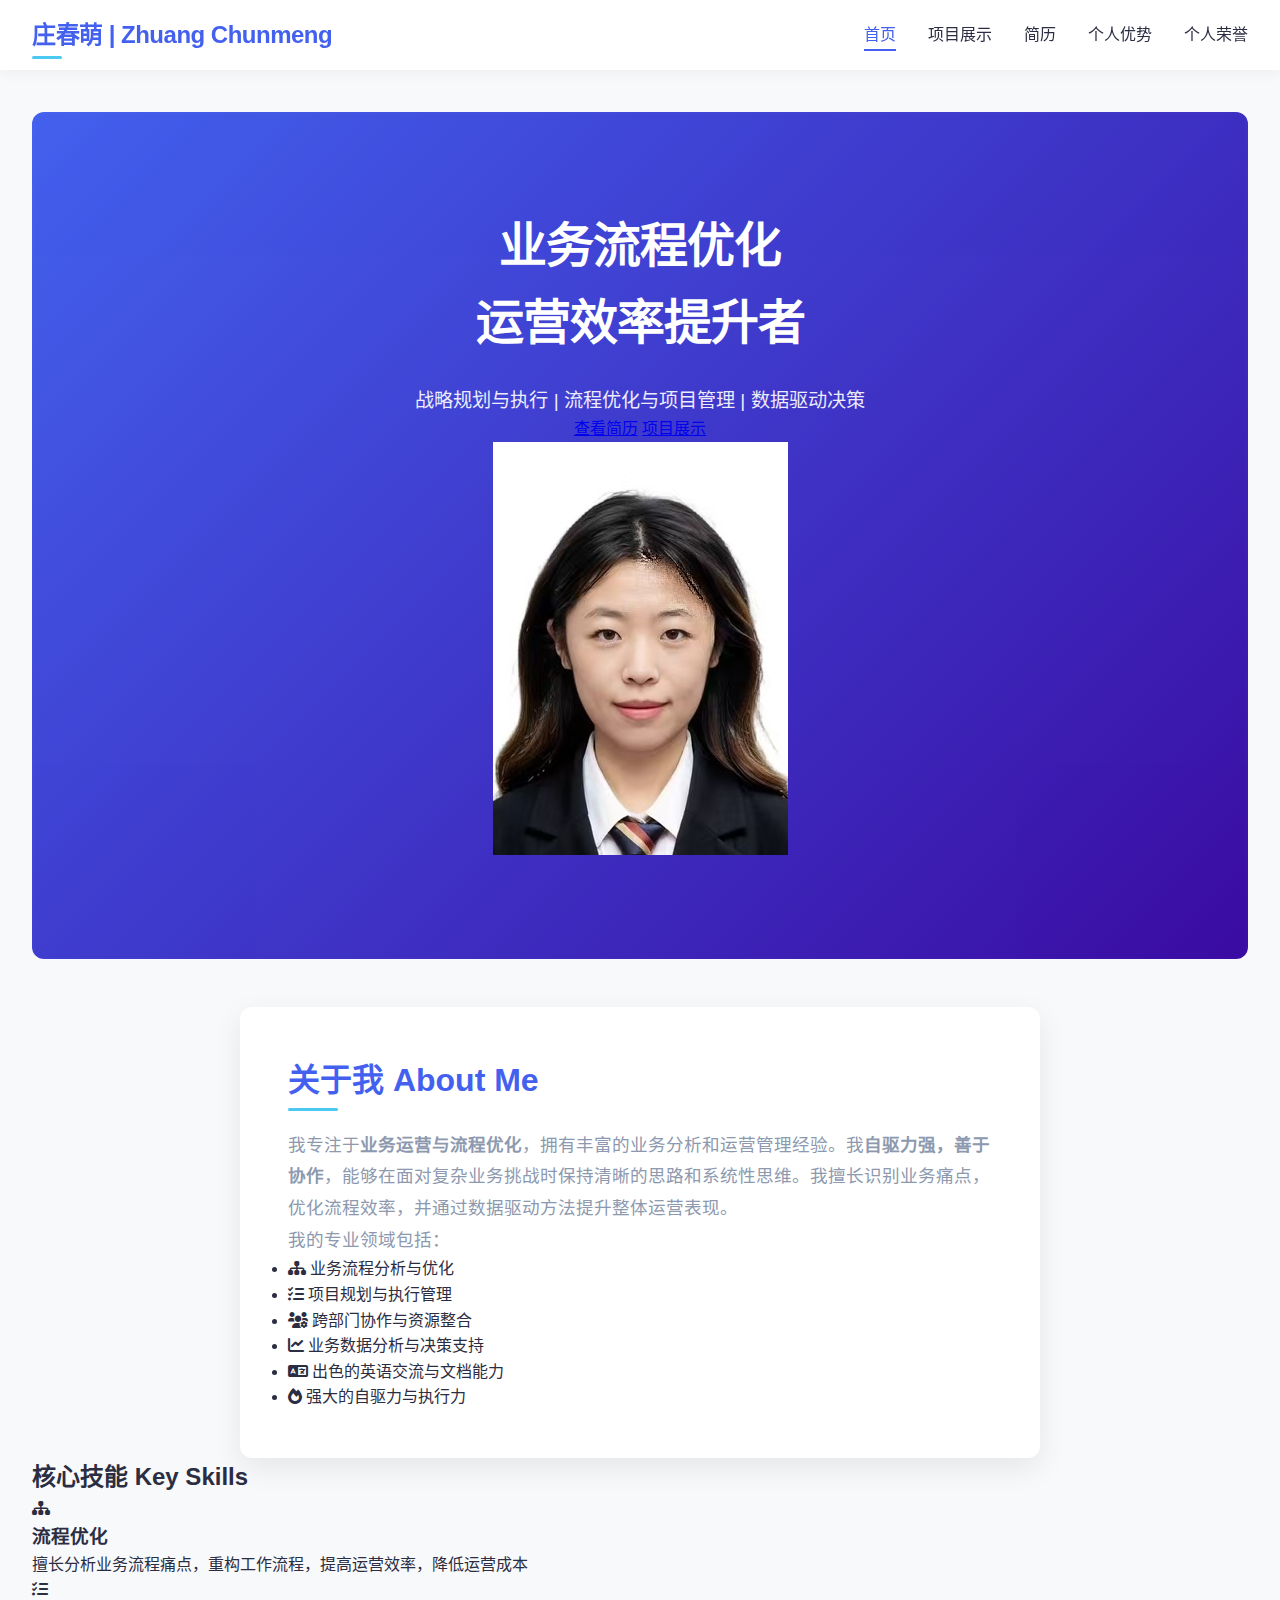
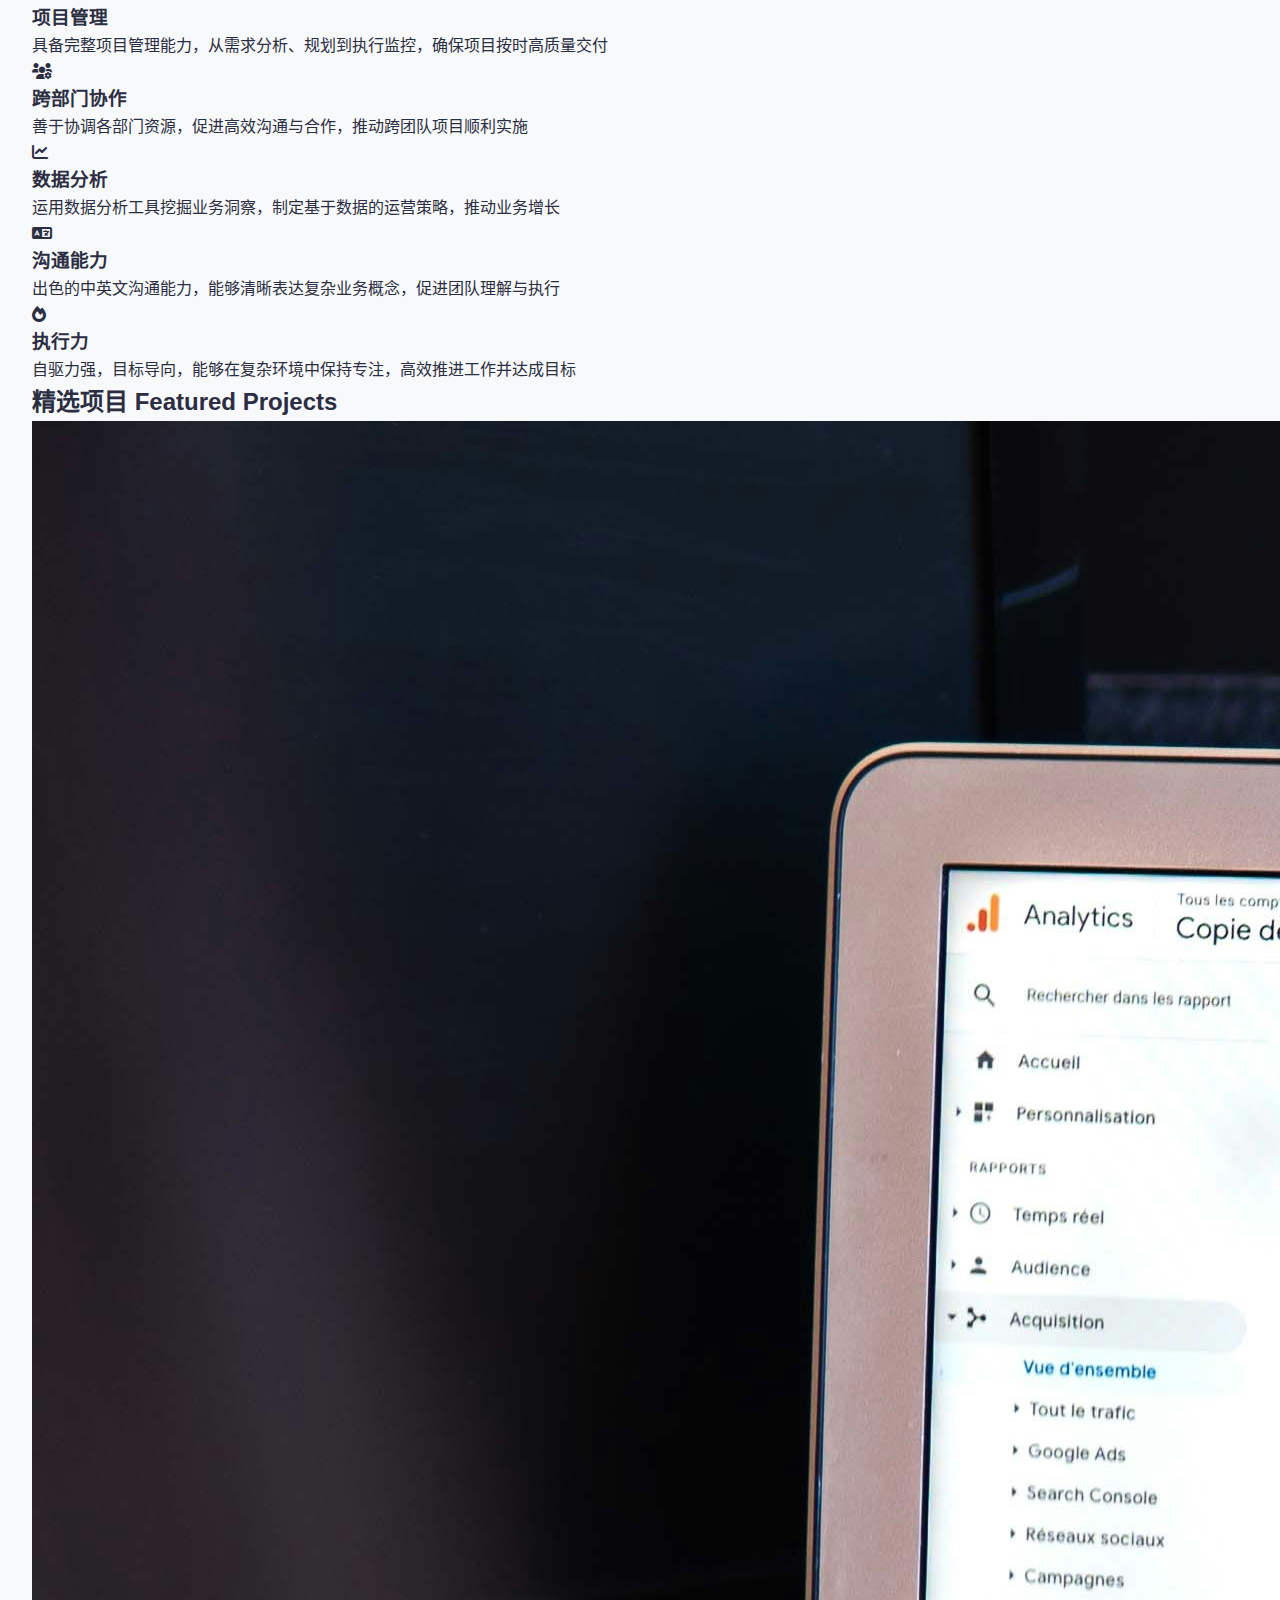
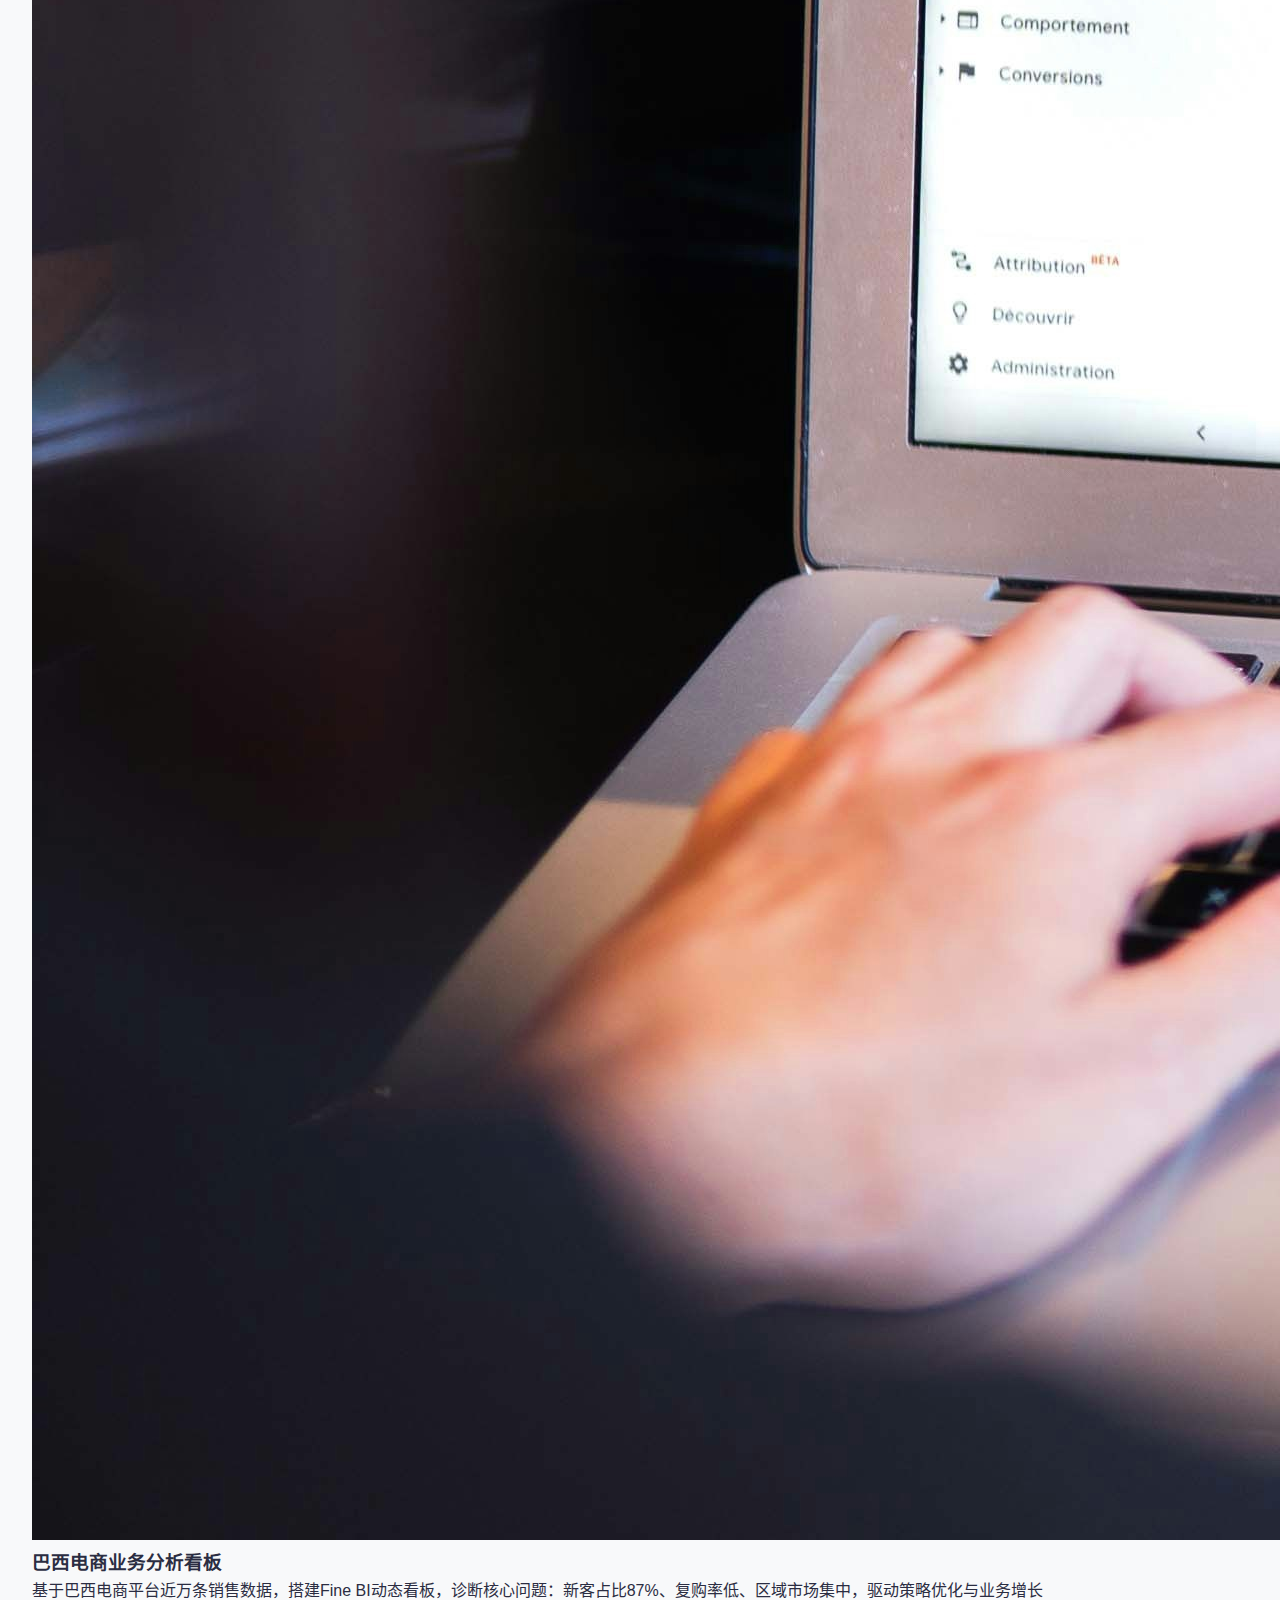
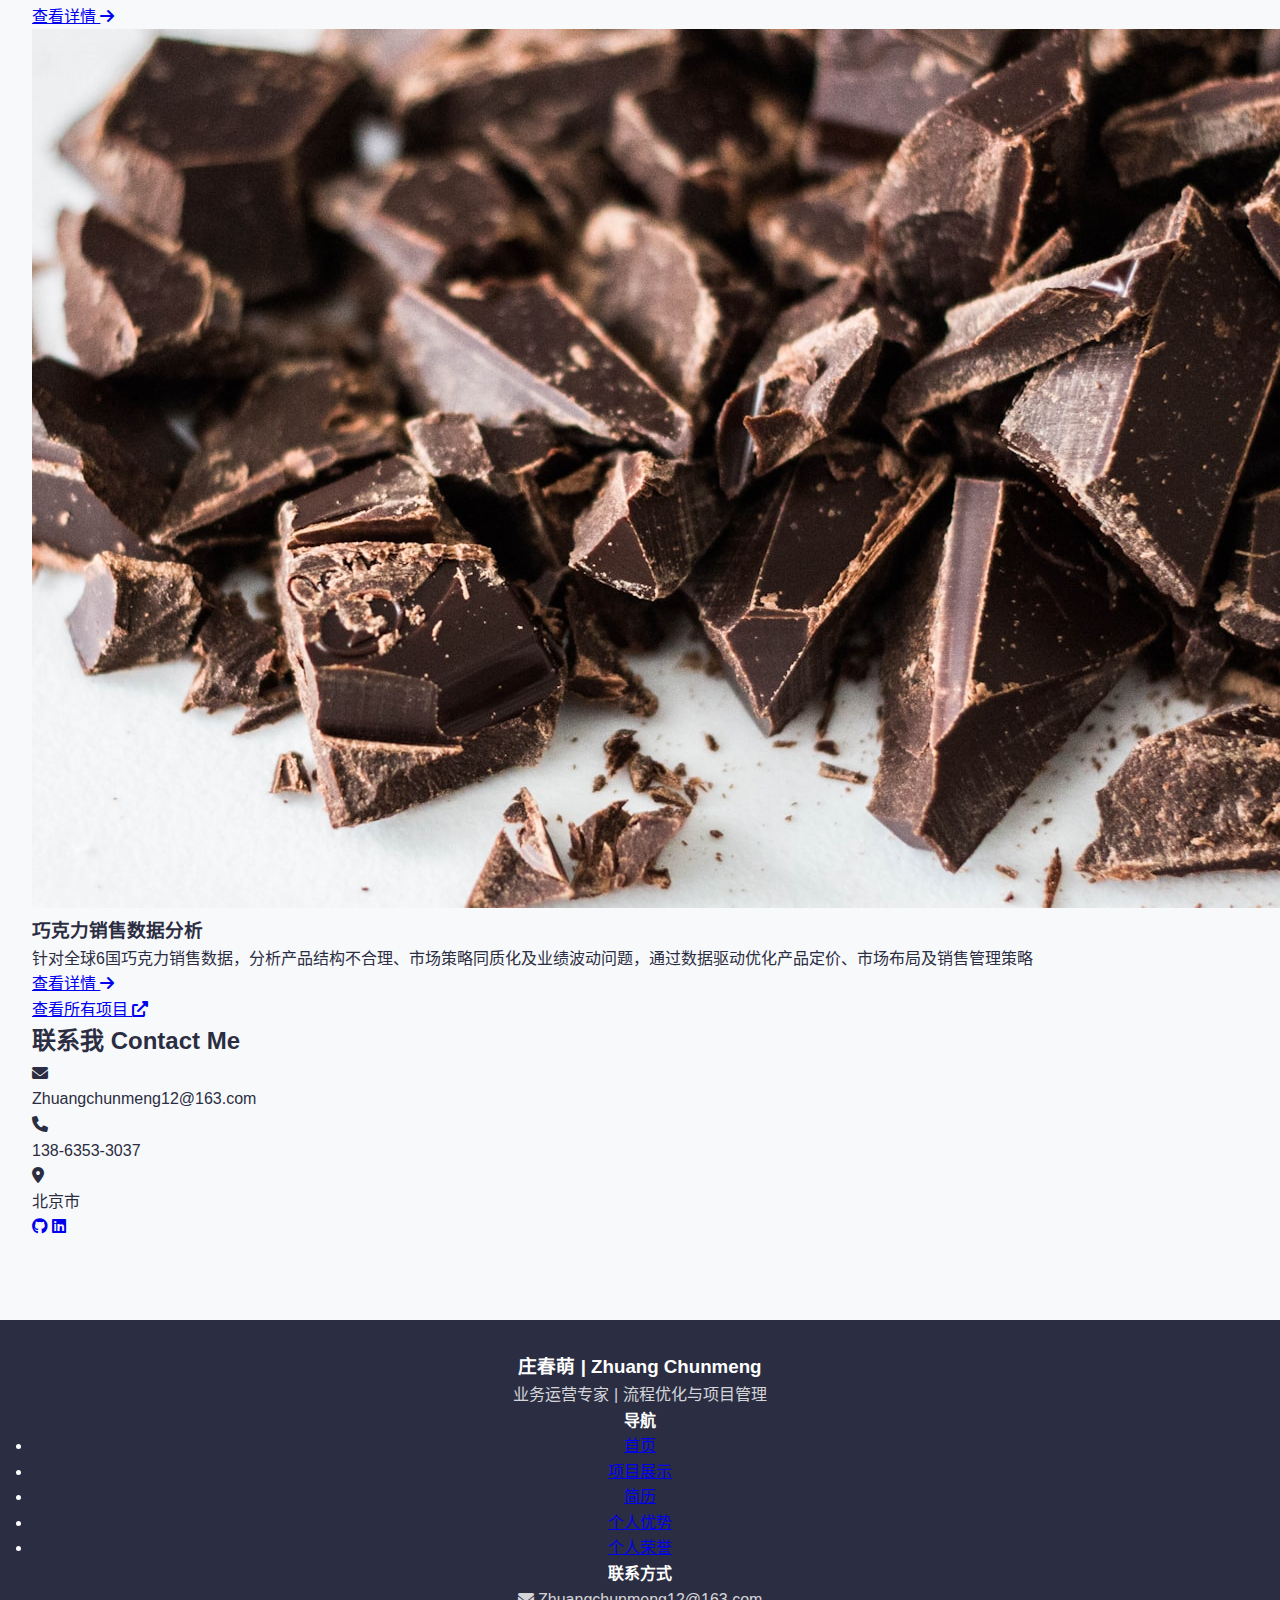
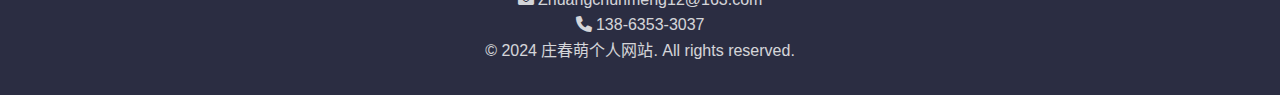
<file: index.html>
<!DOCTYPE html>
<html lang="zh-CN">
<head>
    <meta charset="UTF-8">
    <meta name="viewport" content="width=device-width, initial-scale=1.0">
    <meta name="description" content="庄春萌 - 业务运营专家的个人网站，展示业务战略规划、流程优化、项目管理和数据驱动决策能力">
    <meta name="keywords" content="业务运营, 战略规划, 流程优化, 项目管理, 数据分析, 跨部门协作">
    <title>庄春萌 - 业务运营专家</title>
    <link rel="stylesheet" href="css/style.css">
    <link rel="stylesheet" href="https://cdnjs.cloudflare.com/ajax/libs/font-awesome/6.0.0/css/all.min.css">
    <!-- Google tag (gtag.js) -->
    <script async src="https://www.googletagmanager.com/gtag/js?id=G-4CHXR06P5Q"></script>
    <script>
      window.dataLayer = window.dataLayer || [];
      function gtag(){dataLayer.push(arguments);}
      gtag('js', new Date());

      gtag('config', 'G-4CHXR06P5Q');
</script>
</head>
<body>
    <header>
        <nav class="navbar">
            <div class="logo">庄春萌 | Zhuang Chunmeng</div>
            <ul class="nav-links">
                <li><a href="index.html" class="active">首页</a></li>
                <li><a href="projects.html">项目展示</a></li>
                <li><a href="resume.html">简历</a></li>
                <li><a href="skills.html">个人优势</a></li>
                <li><a href="honors.html">个人荣誉</a></li>
            </ul>
        </nav>
    </header>

    <main>
        <section class="hero">
            <div class="hero-content">
                <h1>业务流程<span class="highlight">优化</span><br>运营效率<span class="highlight">提升者</span></h1>
                <p class="subtitle">战略规划与执行 | 流程优化与项目管理 | 数据驱动决策</p>
                <div class="hero-buttons">
                    <a href="resume.html" class="btn primary-btn">查看简历</a>
                    <a href="projects.html" class="btn secondary-btn">项目展示</a>
                </div>
            </div>
            <div class="hero-image">
                <img src="images/idphoto.jpg" alt="庄春萌个人照片" class="profile-image">
            </div>
        </section>

        <section class="introduction">
            <h2>关于我 <span class="accent">About Me</span></h2>
            <div class="about-content">
                <p class="about-text">我专注于<strong>业务运营与流程优化</strong>，拥有丰富的业务分析和运营管理经验。我<strong>自驱力强，善于协作</strong>，能够在面对复杂业务挑战时保持清晰的思路和系统性思维。我擅长识别业务痛点，优化流程效率，并通过数据驱动方法提升整体运营表现。</p>
                <p class="about-text">我的专业领域包括：</p>
                <ul class="expertise-list">
                    <li><i class="fas fa-sitemap"></i> 业务流程分析与优化</li>
                    <li><i class="fas fa-tasks"></i> 项目规划与执行管理</li>
                    <li><i class="fas fa-users-cog"></i> 跨部门协作与资源整合</li>
                    <li><i class="fas fa-chart-line"></i> 业务数据分析与决策支持</li>
                    <li><i class="fas fa-language"></i> 出色的英语交流与文档能力</li>
                    <li><i class="fas fa-fire"></i> 强大的自驱力与执行力</li>
                </ul>
            </div>
        </section>

        <section class="highlights">
            <h2>核心技能 <span class="accent">Key Skills</span></h2>
            <div class="skills-highlights">
                <div class="skill-highlight-card">
                    <i class="fas fa-sitemap"></i>
                    <h3>流程优化</h3>
                    <p>擅长分析业务流程痛点，重构工作流程，提高运营效率，降低运营成本</p>
                </div>
                <div class="skill-highlight-card">
                    <i class="fas fa-tasks"></i>
                    <h3>项目管理</h3>
                    <p>具备完整项目管理能力，从需求分析、规划到执行监控，确保项目按时高质量交付</p>
                </div>
                <div class="skill-highlight-card">
                    <i class="fas fa-users-cog"></i>
                    <h3>跨部门协作</h3>
                    <p>善于协调各部门资源，促进高效沟通与合作，推动跨团队项目顺利实施</p>
                </div>
                <div class="skill-highlight-card">
                    <i class="fas fa-chart-line"></i>
                    <h3>数据分析</h3>
                    <p>运用数据分析工具挖掘业务洞察，制定基于数据的运营策略，推动业务增长</p>
                </div>
                <div class="skill-highlight-card">
                    <i class="fas fa-language"></i>
                    <h3>沟通能力</h3>
                    <p>出色的中英文沟通能力，能够清晰表达复杂业务概念，促进团队理解与执行</p>
                </div>
                <div class="skill-highlight-card">
                    <i class="fas fa-fire"></i>
                    <h3>执行力</h3>
                    <p>自驱力强，目标导向，能够在复杂环境中保持专注，高效推进工作并达成目标</p>
                </div>
            </div>
        </section>

        <section class="featured-projects">
            <h2>精选项目 <span class="accent">Featured Projects</span></h2>
            <div class="project-cards">
                <div class="project-card-mini" onclick="window.location.href='https://pcdemo.finebi.com/webroot/decision/link/HG00'">
                    <div class="project-card-image">
                        <img src="images/ecommerce-dashboard.jpg" alt="巴西电商业务分析看板">
                    </div>
                    <div class="project-card-content">
                        <h3>巴西电商业务分析看板</h3>
                        <p>基于巴西电商平台近万条销售数据，搭建Fine BI动态看板，诊断核心问题：新客占比87%、复购率低、区域市场集中，驱动策略优化与业务增长</p>
                        <a href="https://pcdemo.finebi.com/webroot/decision/link/HG00" target="_blank" rel="noopener noreferrer" class="read-more">查看详情 <i class="fas fa-arrow-right"></i></a>
                    </div>
                </div>
                <div class="project-card-mini" onclick="window.location.href='https://www.kaggle.com/code/melodyzhuang/chocolatesales-analysis-da'">
                    <div class="project-card-image">
                        <img src="images/chocolate-sales.jpg" alt="巧克力销售数据分析">
                    </div>
                    <div class="project-card-content">
                        <h3>巧克力销售数据分析</h3>
                        <p>针对全球6国巧克力销售数据，分析产品结构不合理、市场策略同质化及业绩波动问题，通过数据驱动优化产品定价、市场布局及销售管理策略</p>
                        <a href="https://www.kaggle.com/code/melodyzhuang/chocolatesales-analysis-da" target="_blank" rel="noopener noreferrer" class="read-more">查看详情 <i class="fas fa-arrow-right"></i></a>
                    </div>
                </div>
            </div>
            <div class="view-all-projects">
                <a href="projects.html" class="btn outline-btn">查看所有项目 <i class="fas fa-external-link-alt"></i></a>
            </div>
        </section>

        <section class="contact-section">
            <h2>联系我 <span class="accent">Contact Me</span></h2>
            <div class="contact-container">
                <div class="contact-info">
                    <div class="contact-item">
                        <i class="fas fa-envelope"></i>
                        <p>Zhuangchunmeng12@163.com</p>
                    </div>
                    <div class="contact-item">
                        <i class="fas fa-phone"></i>
                        <p>138-6353-3037</p>
                    </div>
                    <div class="contact-item">
                        <i class="fas fa-map-marker-alt"></i>
                        <p>北京市</p>
                    </div>
                </div>
                <div class="social-links">
                    <a href="https://github.com/yourusername" target="_blank" rel="noopener noreferrer" class="social-link" title="GitHub个人主页"><i class="fab fa-github"></i></a>
                    <a href="https://linkedin.com/in/yourusername" target="_blank" rel="noopener noreferrer" class="social-link" title="LinkedIn个人主页"><i class="fab fa-linkedin"></i></a>
                </div>
            </div>
        </section>
    </main>

    <footer>
        <div class="footer-content">
            <div class="footer-logo">
                <h3>庄春萌 | Zhuang Chunmeng</h3>
                <p>业务运营专家 | 流程优化与项目管理</p>
            </div>
            <div class="footer-links">
                <div class="footer-nav">
                    <h4>导航</h4>
                    <ul>
                        <li><a href="index.html">首页</a></li>
                        <li><a href="projects.html">项目展示</a></li>
                        <li><a href="resume.html">简历</a></li>
                        <li><a href="skills.html">个人优势</a></li>
                        <li><a href="honors.html">个人荣誉</a></li>
                    </ul>
                </div>
                <div class="footer-contact">
                    <h4>联系方式</h4>
                    <p><i class="fas fa-envelope"></i> Zhuangchunmeng12@163.com</p>
                    <p><i class="fas fa-phone"></i> 138-6353-3037</p>
                </div>
            </div>
        </div>
        <div class="footer-bottom">
            <p>&copy; 2024 庄春萌个人网站. All rights reserved.</p>
        </div>
    </footer>

    <script src="js/main.js"></script>
</body>
</html>
</file>
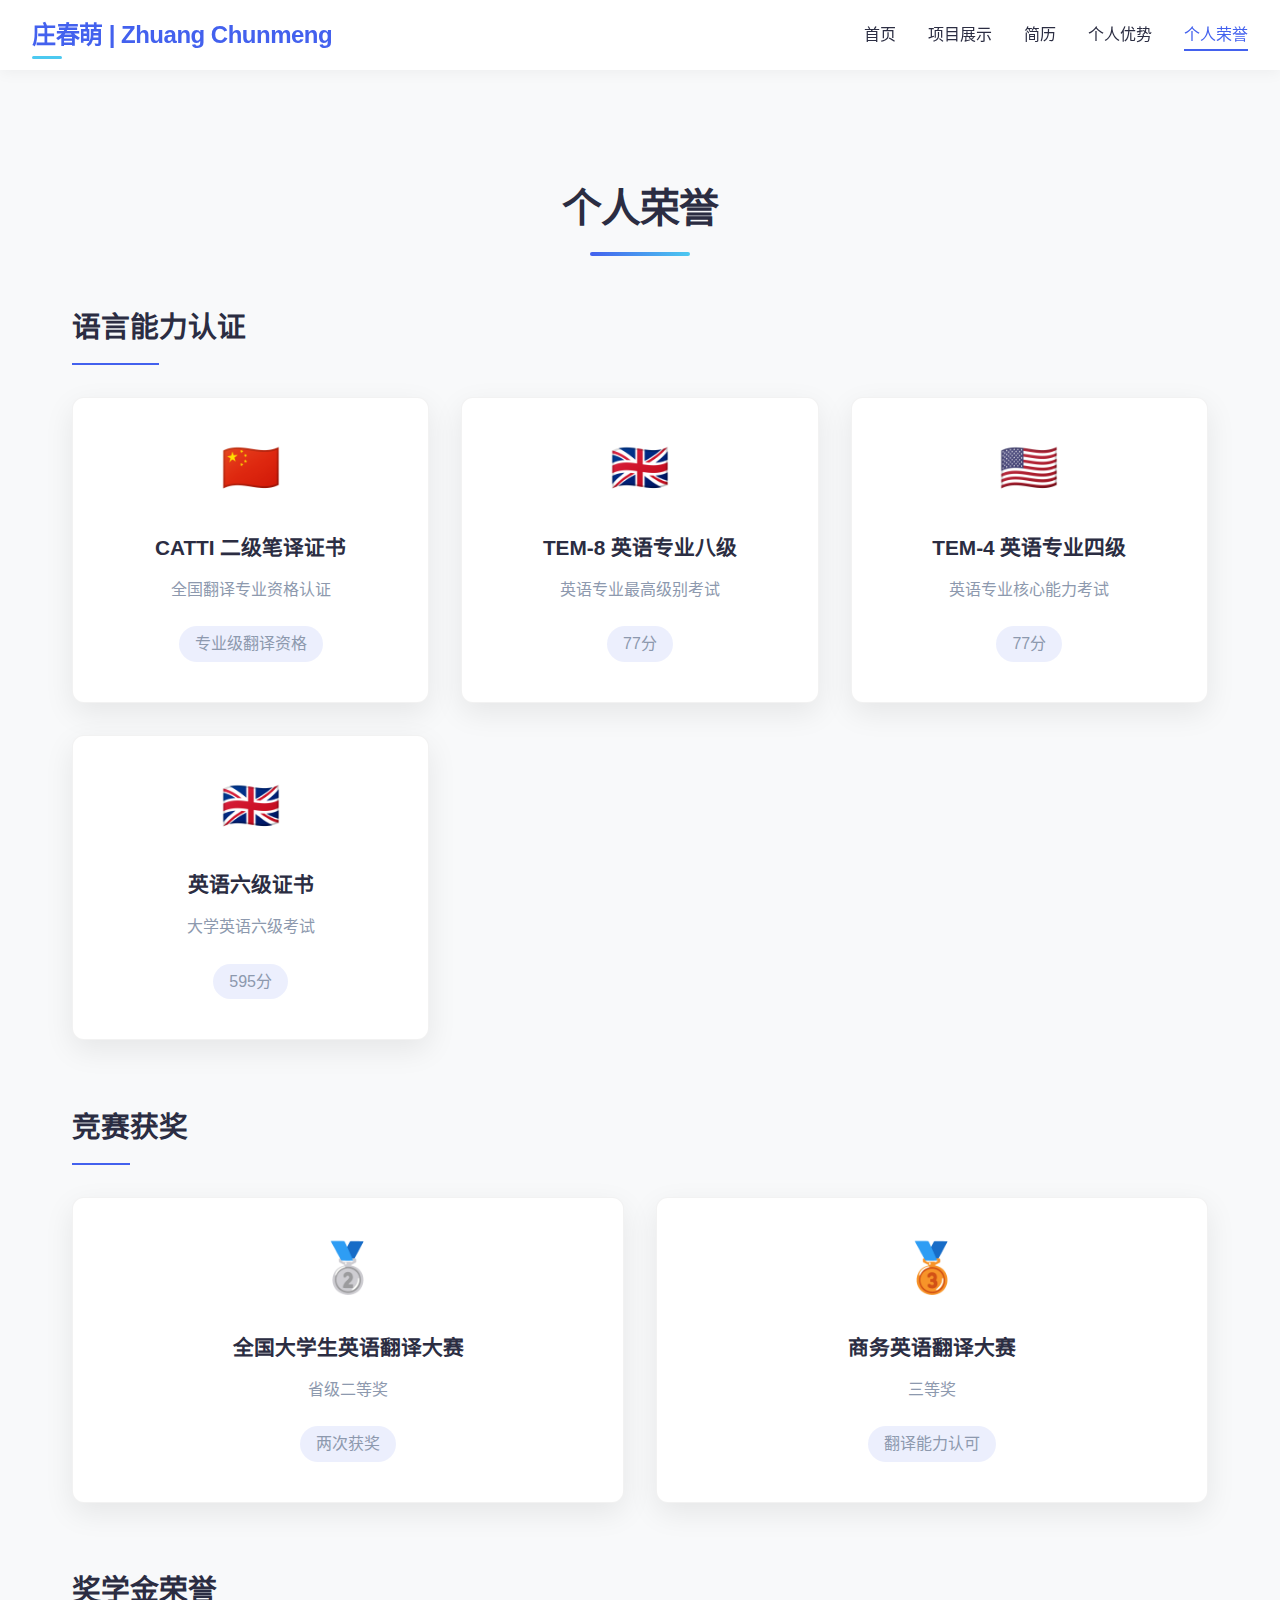
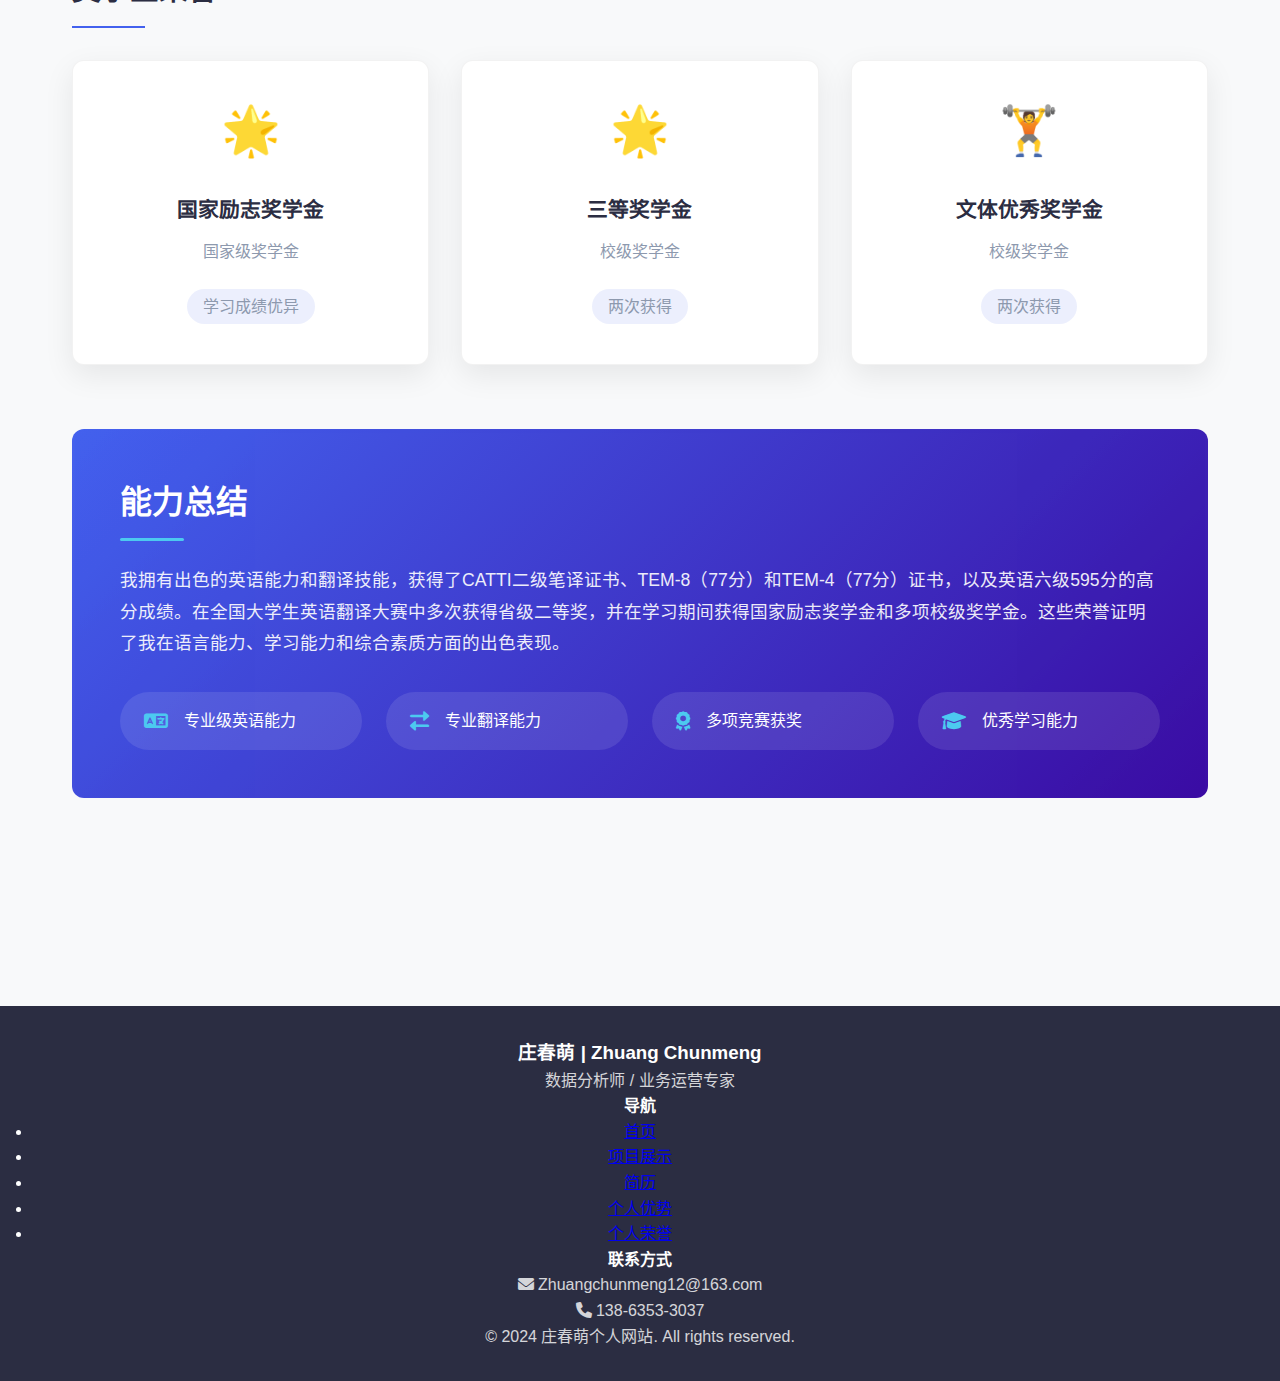
<file: honors.html>
<!DOCTYPE html>
<html lang="zh-CN">
<head>
    <meta charset="UTF-8">
    <meta name="viewport" content="width=device-width, initial-scale=1.0">
    <meta name="description" content="庄春萌 - 数据分析师与业务运营专家的个人荣誉与专业认证">
    <title>庄春萌 - 数据分析师/业务运营专家的个人荣誉</title>
    <link rel="stylesheet" href="css/style.css">
    <link rel="stylesheet" href="css/honors.css">
    <link rel="stylesheet" href="https://cdnjs.cloudflare.com/ajax/libs/font-awesome/6.0.0/css/all.min.css">
</head>
<body>
    <header>
        <nav class="navbar">
            <div class="logo">庄春萌 | Zhuang Chunmeng</div>
            <ul class="nav-links">
                <li><a href="index.html">首页</a></li>
                <li><a href="projects.html">项目展示</a></li>
                <li><a href="resume.html">简历</a></li>
                <li><a href="skills.html">个人优势</a></li>
                <li><a href="honors.html" class="active">个人荣誉</a></li>
            </ul>
        </nav>
    </header>

    <main>
        <div class="honors-container">
            <h1>个人荣誉</h1>

            <section class="honors-section">
                <h2>语言能力认证</h2>
                <div class="honors-grid">
                    <div class="honor-card">
                        <div class="honor-icon">🇨🇳</div>
                        <h3>CATTI 二级笔译证书</h3>
                        <p>全国翻译专业资格认证</p>
                        <p class="honor-date">专业级翻译资格</p>
                    </div>

                    <div class="honor-card">
                        <div class="honor-icon">🇬🇧</div>
                        <h3>TEM-8 英语专业八级</h3>
                        <p>英语专业最高级别考试</p>
                        <p class="honor-date">77分</p>
                    </div>

                    <div class="honor-card">
                        <div class="honor-icon">🇺🇸</div>
                        <h3>TEM-4 英语专业四级</h3>
                        <p>英语专业核心能力考试</p>
                        <p class="honor-date">77分</p>
                    </div>

                    <div class="honor-card">
                        <div class="honor-icon">🇬🇧</div>
                        <h3>英语六级证书</h3>
                        <p>大学英语六级考试</p>
                        <p class="honor-date">595分</p>
                    </div>
                </div>
            </section>

            <section class="honors-section">
                <h2>竞赛获奖</h2>
                <div class="honors-grid">
                    <div class="honor-card">
                        <div class="honor-icon">🥈</div>
                        <h3>全国大学生英语翻译大赛</h3>
                        <p>省级二等奖</p>
                        <p class="honor-date">两次获奖</p>
                    </div>

                    <div class="honor-card">
                        <div class="honor-icon">🥉</div>
                        <h3>商务英语翻译大赛</h3>
                        <p>三等奖</p>
                        <p class="honor-date">翻译能力认可</p>
                    </div>
                </div>
            </section>

            <section class="honors-section">
                <h2>奖学金荣誉</h2>
                <div class="honors-grid">
                    <div class="honor-card">
                        <div class="honor-icon">🌟</div>
                        <h3>国家励志奖学金</h3>
                        <p>国家级奖学金</p>
                        <p class="honor-date">学习成绩优异</p>
                    </div>

                    <div class="honor-card">
                        <div class="honor-icon">🌟</div>
                        <h3>三等奖学金</h3>
                        <p>校级奖学金</p>
                        <p class="honor-date">两次获得</p>
                    </div>

                    <div class="honor-card">
                        <div class="honor-icon">🏋️</div>
                        <h3>文体优秀奖学金</h3>
                        <p>校级奖学金</p>
                        <p class="honor-date">两次获得</p>
                    </div>
                </div>
            </section>

            <section class="honors-summary">
                <div class="summary-content">
                    <h2>能力总结</h2>
                    <p>我拥有出色的英语能力和翻译技能，获得了CATTI二级笔译证书、TEM-8（77分）和TEM-4（77分）证书，以及英语六级595分的高分成绩。在全国大学生英语翻译大赛中多次获得省级二等奖，并在学习期间获得国家励志奖学金和多项校级奖学金。这些荣誉证明了我在语言能力、学习能力和综合素质方面的出色表现。</p>
                    <div class="skills-highlight">
                        <div class="skill-item">
                            <i class="fas fa-language"></i>
                            <span>专业级英语能力</span>
                        </div>
                        <div class="skill-item">
                            <i class="fas fa-exchange-alt"></i>
                            <span>专业翻译能力</span>
                        </div>
                        <div class="skill-item">
                            <i class="fas fa-award"></i>
                            <span>多项竞赛获奖</span>
                        </div>
                        <div class="skill-item">
                            <i class="fas fa-graduation-cap"></i>
                            <span>优秀学习能力</span>
                        </div>
                    </div>
                </div>
            </section>
        </div>
    </main>

    <footer>
        <div class="footer-content">
            <div class="footer-logo">
                <h3>庄春萌 | Zhuang Chunmeng</h3>
                <p>数据分析师 / 业务运营专家</p>
            </div>
            <div class="footer-links">
                <div class="footer-nav">
                    <h4>导航</h4>
                    <ul>
                        <li><a href="index.html">首页</a></li>
                        <li><a href="projects.html">项目展示</a></li>
                        <li><a href="resume.html">简历</a></li>
                        <li><a href="skills.html">个人优势</a></li>
                        <li><a href="honors.html">个人荣誉</a></li>
                    </ul>
                </div>
                <div class="footer-contact">
                    <h4>联系方式</h4>
                    <p><i class="fas fa-envelope"></i> Zhuangchunmeng12@163.com</p>
                    <p><i class="fas fa-phone"></i> 138-6353-3037</p>
                </div>
            </div>
        </div>
        <div class="footer-bottom">
            <p>&copy; 2024 庄春萌个人网站. All rights reserved.</p>
        </div>
    </footer>

    <script src="js/main.js"></script>
</body>
</html>
</file>
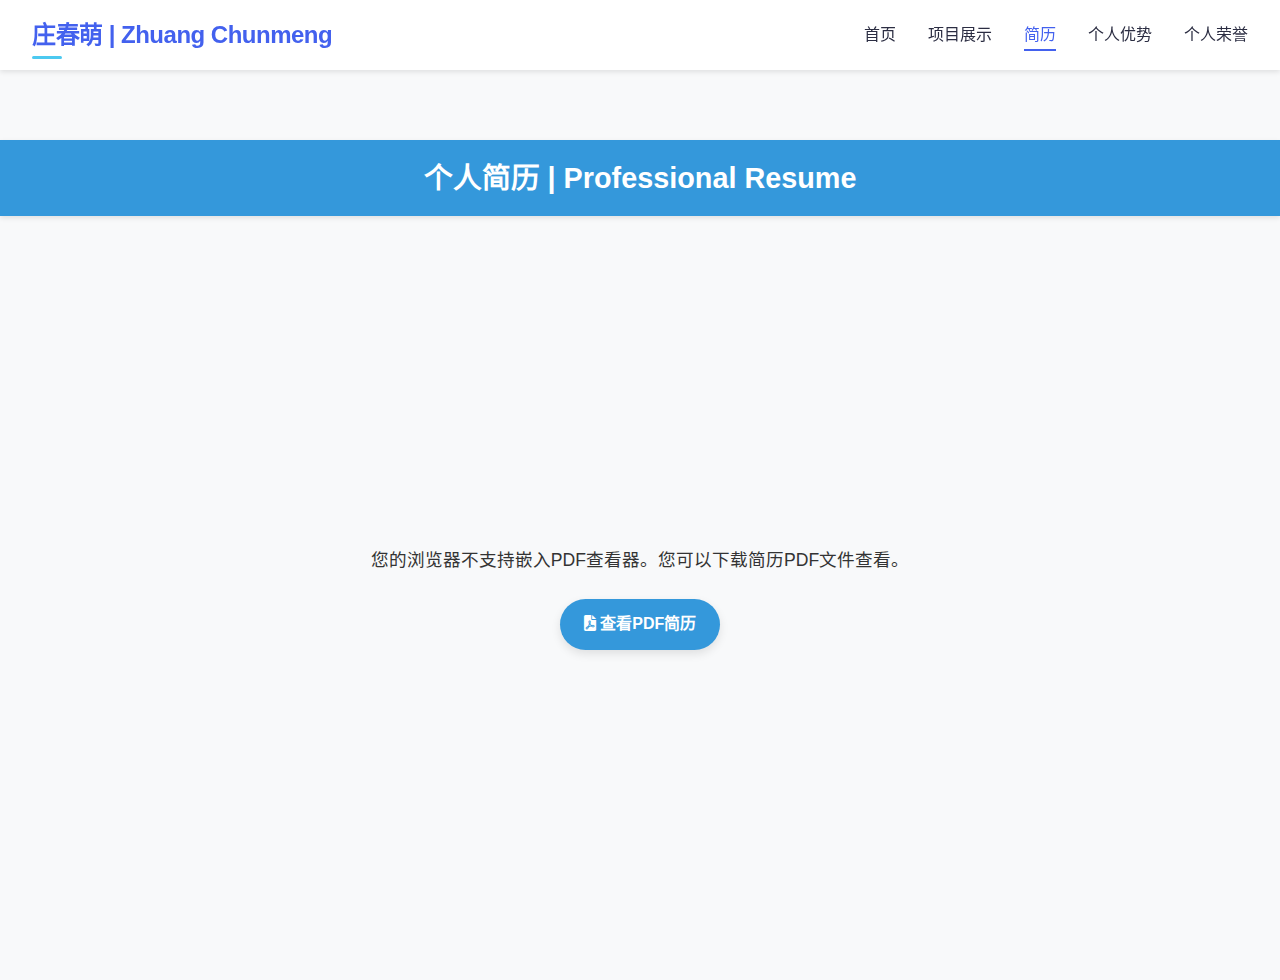
<file: resume-blue-header.html>
<!DOCTYPE html>
<html lang="zh-CN">
<head>
    <meta charset="UTF-8">
    <meta name="viewport" content="width=device-width, initial-scale=1.0">
    <meta name="description" content="庄春萌 - 数据分析爱好者与英语翻译专业背景的个人简历">
    <title>庄春萌 - 个人简历</title>
    <link rel="stylesheet" href="css/style.css">
    <link rel="stylesheet" href="https://cdnjs.cloudflare.com/ajax/libs/font-awesome/6.0.0/css/all.min.css">
    <style>
        body, html {
            height: 100%;
            margin: 0;
            padding: 0;
            overflow: hidden;
        }
        
        .navbar {
            position: fixed;
            top: 0;
            left: 0;
            right: 0;
            z-index: 1000;
            background-color: #fff;
            box-shadow: 0 2px 5px rgba(0,0,0,0.1);
        }
        
        main {
            padding: 0;
            height: 100vh;
            padding-top: 60px; /* 导航栏高度 */
            box-sizing: border-box;
            display: flex;
            flex-direction: column;
        }
        
        .resume-header {
            background: #3498db; /* 蓝色标题框，与其他页面保持一致 */
            color: white;
            padding: 15px 30px;
            text-align: center;
            box-shadow: 0 2px 5px rgba(0,0,0,0.1);
            z-index: 100;
        }
        
        .resume-header h1 {
            margin: 0;
            font-size: 1.8rem;
            font-weight: 600;
        }
        
        .resume-container {
            width: 100%;
            flex: 1;
            margin: 0;
            padding: 0;
            position: relative;
        }
        
        .pdf-container {
            width: 100%;
            height: 100%;
            margin: 0;
            border: none;
            overflow: hidden;
        }
        
        .pdf-container object {
            width: 100%;
            height: 100%;
            display: block;
        }
        
        .pdf-fallback {
            padding: 2rem;
            text-align: center;
            background: #f8f9fa;
            height: 100%;
            display: flex;
            flex-direction: column;
            justify-content: center;
            align-items: center;
        }
        
        .pdf-fallback p {
            margin-bottom: 1.5rem;
            font-size: 1.1rem;
            color: #333;
        }
        
        .pdf-fallback a {
            display: inline-block;
            padding: 0.8rem 1.5rem;
            background: #3498db;
            color: white;
            border-radius: 50px;
            text-decoration: none;
            font-weight: 600;
            transition: all 0.3s ease;
            box-shadow: 0 4px 10px rgba(0, 0, 0, 0.1);
        }
        
        .pdf-fallback a:hover {
            background: #2c3e50;
            transform: translateY(-3px);
            box-shadow: 0 6px 15px rgba(0, 0, 0, 0.15);
        }
        
        @media (max-width: 768px) {
            .resume-header h1 {
                font-size: 1.5rem;
            }
        }
    </style>
</head>
<body>
    <header>
        <nav class="navbar">
            <div class="logo">庄春萌 | Zhuang Chunmeng</div>
            <ul class="nav-links">
                <li><a href="index.html">首页</a></li>
                <li><a href="projects.html">项目展示</a></li>
                <li><a href="resume.html" class="active">简历</a></li>
                <li><a href="skills.html">个人优势</a></li>
                <li><a href="honors.html">个人荣誉</a></li>
            </ul>
        </nav>
    </header>

    <main>
        <div class="resume-header">
            <h1>个人简历 | Professional Resume</h1>
        </div>
        <div class="resume-container">
            <div class="pdf-container">
                <object data="assets/庄春萌简历.pdf" type="application/pdf">
                    <div class="pdf-fallback">
                        <p>您的浏览器不支持嵌入PDF查看器。您可以下载简历PDF文件查看。</p>
                        <a href="assets/庄春萌简历.pdf" target="_blank">
                            <i class="fas fa-file-pdf"></i> 查看PDF简历
                        </a>
                    </div>
                </object>
            </div>
        </div>
    </main>

    <script src="js/main.js"></script>
</body>
</html>
</file>
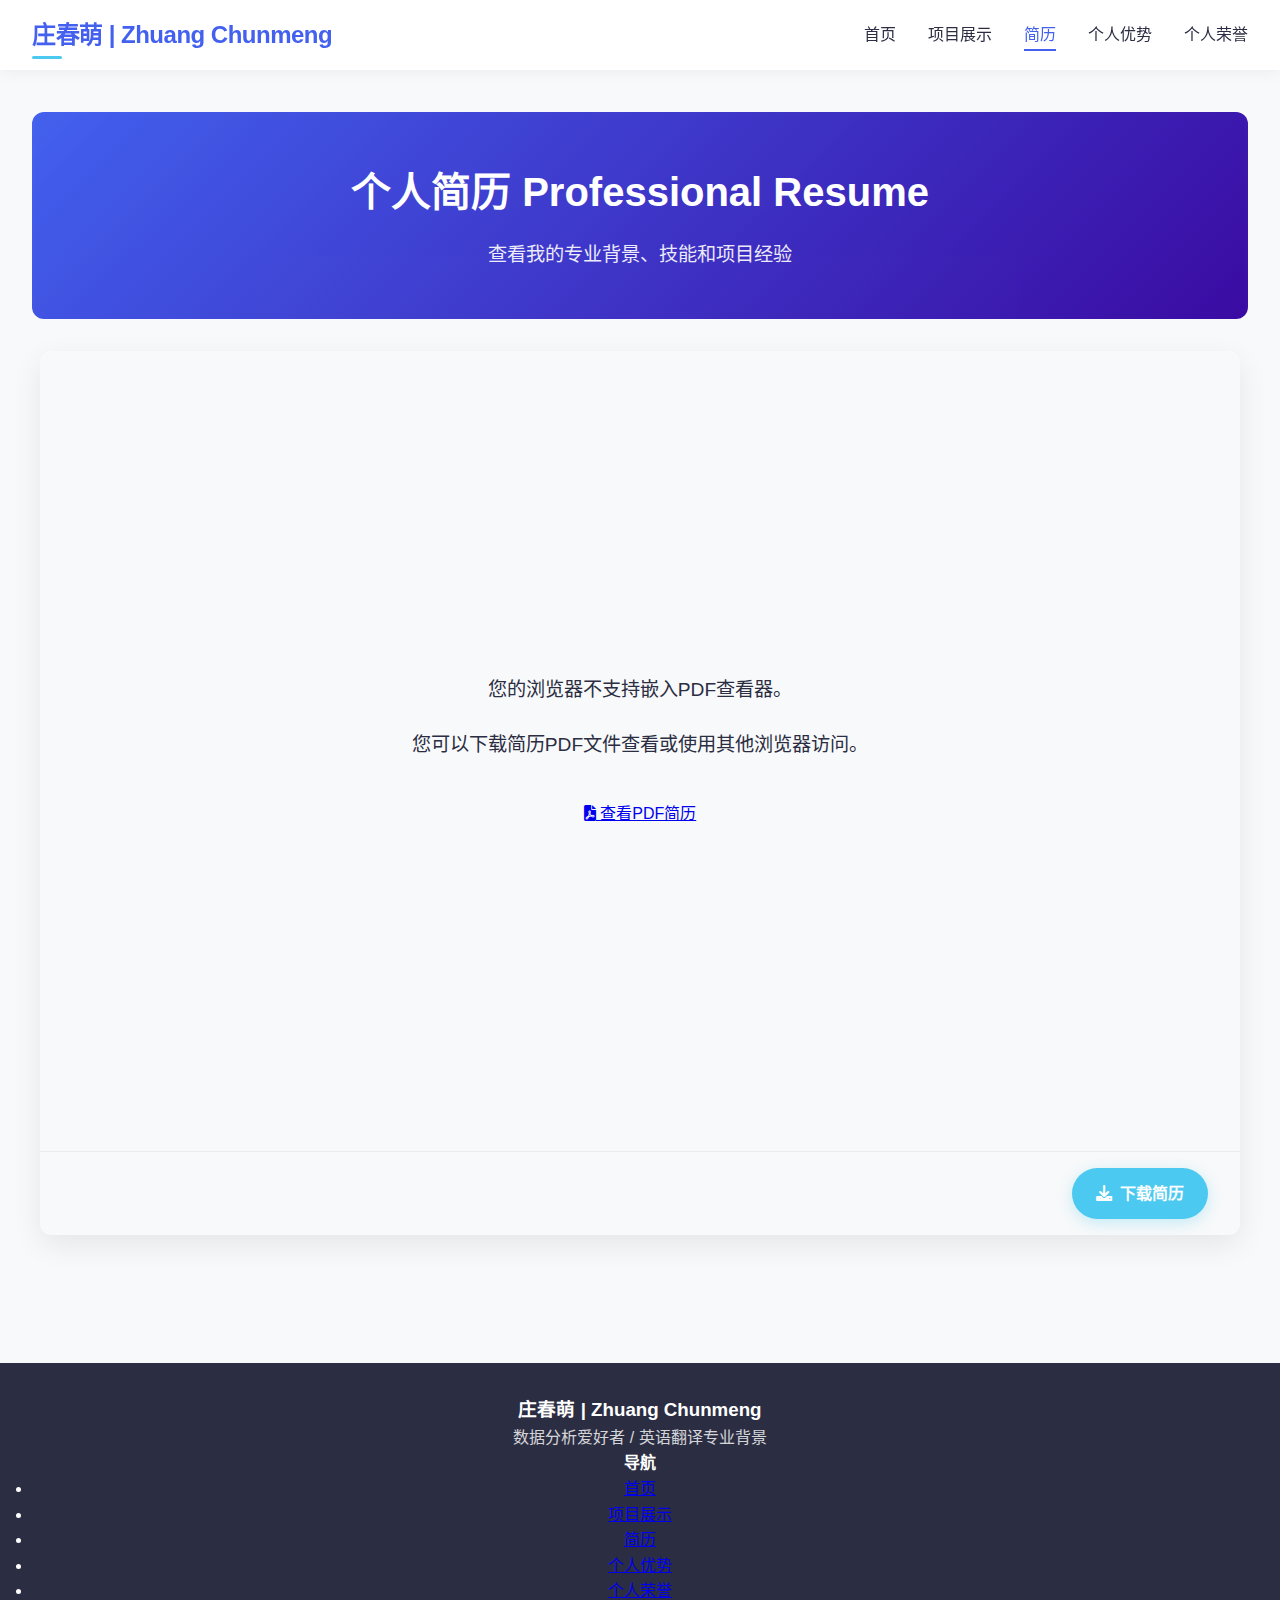
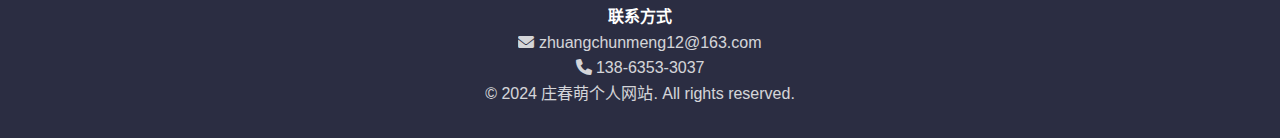
<file: resume-consistent.html>
<!DOCTYPE html>
<html lang="zh-CN">
<head>
    <meta charset="UTF-8">
    <meta name="viewport" content="width=device-width, initial-scale=1.0">
    <meta name="description" content="庄春萌 - 数据分析爱好者与英语翻译专业背景的个人简历">
    <title>个人简历 - 庄春萌</title>
    <link rel="stylesheet" href="css/style.css">
    <link rel="stylesheet" href="https://cdnjs.cloudflare.com/ajax/libs/font-awesome/6.0.0/css/all.min.css">
    <style>
        /* 页面特定样式 */
        .page-header {
            background: linear-gradient(135deg, var(--primary-color), var(--secondary-color));
            color: white;
            padding: 3rem 2rem;
            text-align: center;
            margin-bottom: 2rem;
            border-radius: var(--border-radius);
            position: relative;
            overflow: hidden;
        }
        
        .page-header::before {
            content: '';
            position: absolute;
            top: 0;
            left: 0;
            width: 100%;
            height: 100%;
            background: url('data:image/svg+xml;utf8,<svg xmlns="http://www.w3.org/2000/svg" viewBox="0 0 100 100" preserveAspectRatio="none"><path d="M0,0 L100,0 L100,100 L0,100 Z" fill="none" stroke="rgba(255,255,255,0.1)" stroke-width="0.5"/></svg>');
            opacity: 0.1;
        }
        
        .header-content {
            position: relative;
            z-index: 1;
        }
        
        .page-header h1 {
            font-size: 2.5rem;
            margin-bottom: 1rem;
            font-weight: 700;
        }
        
        .page-header .subtitle {
            font-size: 1.2rem;
            opacity: 0.9;
        }
        
        .resume-container {
            max-width: 1200px;
            margin: 0 auto 3rem;
            background: white;
            border-radius: var(--border-radius);
            box-shadow: var(--box-shadow);
            overflow: hidden;
        }
        
        .pdf-container {
            width: 100%;
            height: 800px;
            border: none;
        }
        
        .pdf-container object {
            width: 100%;
            height: 100%;
            display: block;
        }
        
        .resume-actions {
            display: flex;
            justify-content: flex-end;
            padding: 1rem 2rem;
            background: var(--background-color);
            border-top: 1px solid rgba(0,0,0,0.05);
        }
        
        .download-btn {
            display: inline-flex;
            align-items: center;
            gap: 0.5rem;
            background: var(--accent-color);
            color: white;
            padding: 0.8rem 1.5rem;
            border-radius: 50px;
            text-decoration: none;
            font-weight: 600;
            transition: var(--transition);
            box-shadow: 0 4px 15px rgba(76, 201, 240, 0.3);
        }
        
        .download-btn:hover {
            background: var(--primary-color);
            transform: translateY(-3px);
            box-shadow: 0 8px 25px rgba(67, 97, 238, 0.4);
        }
        
        .pdf-fallback {
            padding: 3rem;
            text-align: center;
            background: var(--background-color);
            height: 100%;
            display: flex;
            flex-direction: column;
            justify-content: center;
            align-items: center;
        }
        
        .pdf-fallback p {
            margin-bottom: 1.5rem;
            font-size: 1.2rem;
            color: var(--text-color);
        }
        
        .pdf-fallback .btn {
            margin-top: 1rem;
        }
        
        @media (max-width: 768px) {
            .page-header {
                padding: 2rem 1rem;
            }
            
            .page-header h1 {
                font-size: 2rem;
            }
            
            .pdf-container {
                height: 600px;
            }
        }
    </style>
</head>
<body class="resume-page">
    <header>
        <nav class="navbar">
            <div class="logo">庄春萌 | Zhuang Chunmeng</div>
            <ul class="nav-links">
                <li><a href="index.html">首页</a></li>
                <li><a href="projects.html">项目展示</a></li>
                <li><a href="resume.html" class="active">简历</a></li>
                <li><a href="skills.html">个人优势</a></li>
                <li><a href="honors.html">个人荣誉</a></li>
            </ul>
        </nav>
    </header>

    <main>
        <section class="page-header">
            <div class="header-content">
                <h1>个人简历 <span class="highlight">Professional Resume</span></h1>
                <p class="subtitle">查看我的专业背景、技能和项目经验</p>
            </div>
        </section>

        <div class="resume-container">
            <div class="pdf-container">
                <object data="assets/庄春萌简历.pdf" type="application/pdf">
                    <div class="pdf-fallback">
                        <p>您的浏览器不支持嵌入PDF查看器。</p>
                        <p>您可以下载简历PDF文件查看或使用其他浏览器访问。</p>
                        <a href="assets/庄春萌简历.pdf" target="_blank" class="btn primary-btn">
                            <i class="fas fa-file-pdf"></i> 查看PDF简历
                        </a>
                    </div>
                </object>
            </div>
            <div class="resume-actions">
                <a href="assets/庄春萌简历.pdf" download class="download-btn" onclick="downloadResume()">
                    <i class="fas fa-download"></i> 下载简历
                </a>
            </div>
        </div>
    </main>

    <footer>
        <div class="footer-content">
            <div class="footer-logo">
                <h3>庄春萌 | Zhuang Chunmeng</h3>
                <p>数据分析爱好者 / 英语翻译专业背景</p>
            </div>
            <div class="footer-links">
                <div class="footer-nav">
                    <h4>导航</h4>
                    <ul>
                        <li><a href="index.html">首页</a></li>
                        <li><a href="projects.html">项目展示</a></li>
                        <li><a href="resume.html">简历</a></li>
                        <li><a href="skills.html">个人优势</a></li>
                        <li><a href="honors.html">个人荣誉</a></li>
                    </ul>
                </div>
                <div class="footer-contact">
                    <h4>联系方式</h4>
                    <p><i class="fas fa-envelope"></i> zhuangchunmeng12@163.com</p>
                    <p><i class="fas fa-phone"></i> 138-6353-3037</p>
                </div>
            </div>
        </div>
        <div class="footer-bottom">
            <p>&copy; 2024 庄春萌个人网站. All rights reserved.</p>
        </div>
    </footer>

    <script src="js/main.js"></script>
    <script>
        // 下载简历功能
        function downloadResume() {
            // 显示下载成功提示
            const downloadBtn = document.querySelector('.download-btn');
            const originalText = downloadBtn.innerHTML;
            
            downloadBtn.innerHTML = '<i class="fas fa-check"></i> 下载成功';
            downloadBtn.style.backgroundColor = 'var(--success-color)';
            
            // 恢复按钮原样式
            setTimeout(() => {
                downloadBtn.innerHTML = originalText;
                downloadBtn.style.backgroundColor = '';
            }, 2000);
        }
    </script>
</body>
</html>
</file>
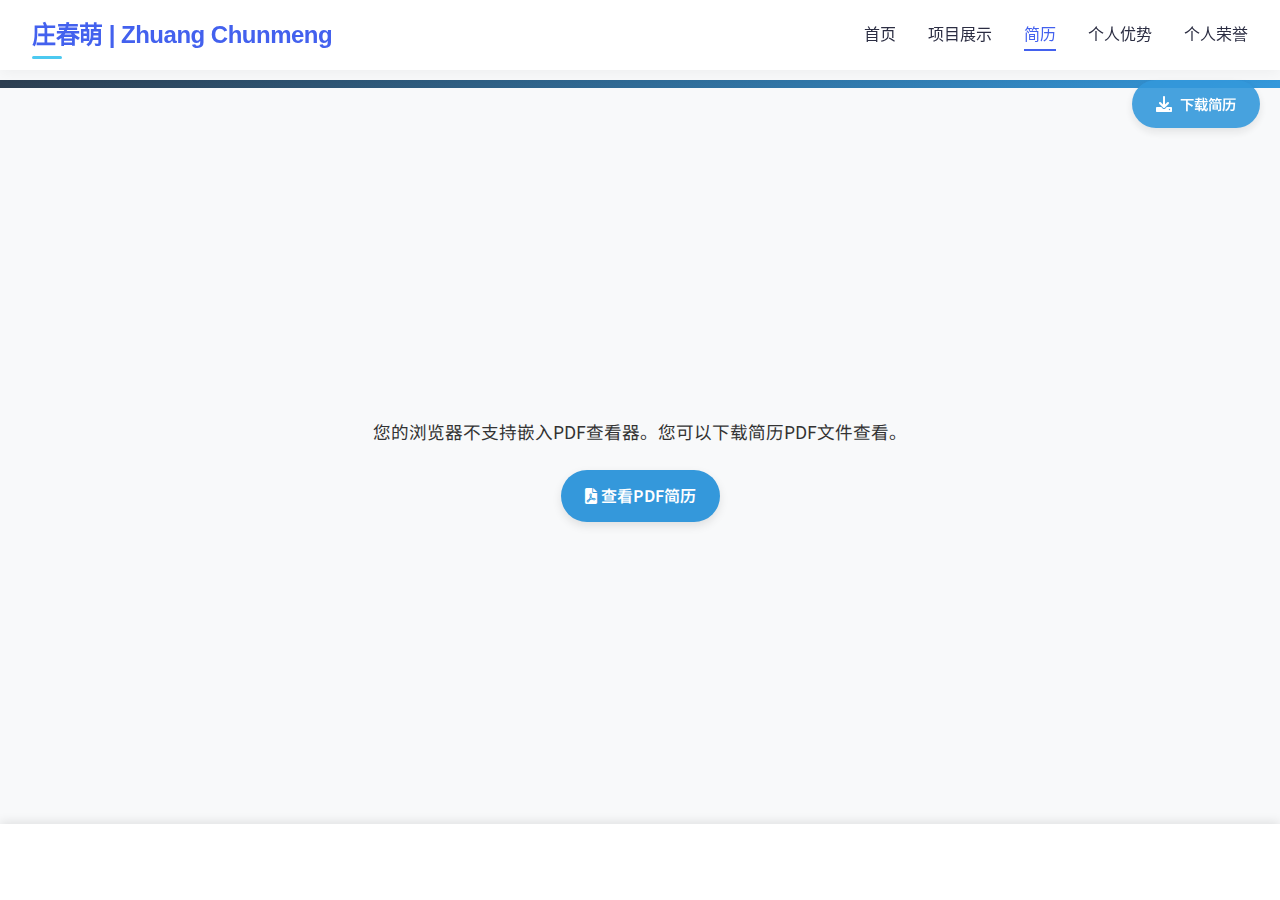
<file: resume-fullscreen.html>
<!DOCTYPE html>
<html lang="zh-CN">
<head>
    <meta charset="UTF-8">
    <meta name="viewport" content="width=device-width, initial-scale=1.0">
    <meta name="description" content="庄春萌 - 数据分析爱好者与英语翻译专业背景的个人简历">
    <title>庄春萌 - 个人简历</title>
    <link rel="stylesheet" href="css/style.css">
    <link rel="stylesheet" href="css/resume-professional.css">
    <link rel="stylesheet" href="https://cdnjs.cloudflare.com/ajax/libs/font-awesome/6.0.0/css/all.min.css">
    <style>
        body, html {
            height: 100%;
            margin: 0;
            padding: 0;
            overflow: hidden;
        }
        
        main {
            padding: 0;
            height: calc(100vh - 120px); /* 减去导航栏和页脚的高度 */
        }
        
        .resume-container {
            max-width: 100%;
            margin: 0;
            padding: 0;
            height: 100%;
            box-shadow: none;
            border-radius: 0;
            position: relative;
        }
        
        .pdf-container {
            width: 100%;
            height: 100%;
            margin: 0;
            border: none;
            border-radius: 0;
            overflow: hidden;
            box-shadow: none;
        }
        
        .pdf-container object {
            width: 100%;
            height: 100%;
            display: block;
        }
        
        .download-resume-btn {
            position: fixed;
            top: 80px;
            right: 20px;
            z-index: 1000;
            opacity: 0.9;
        }
        
        .pdf-fallback {
            padding: 2rem;
            text-align: center;
            background: #f8f9fa;
            height: 100%;
            display: flex;
            flex-direction: column;
            justify-content: center;
            align-items: center;
        }
        
        .pdf-fallback p {
            margin-bottom: 1.5rem;
            font-size: 1.1rem;
            color: var(--resume-text);
        }
        
        .pdf-fallback a {
            display: inline-block;
            padding: 0.8rem 1.5rem;
            background: var(--resume-secondary);
            color: white;
            border-radius: 50px;
            text-decoration: none;
            font-weight: 600;
            transition: var(--resume-transition);
            box-shadow: 0 4px 10px rgba(0, 0, 0, 0.1);
        }
        
        .pdf-fallback a:hover {
            background: var(--resume-primary);
            transform: translateY(-3px);
            box-shadow: 0 6px 15px rgba(0, 0, 0, 0.15);
        }
        
        footer {
            position: fixed;
            bottom: 0;
            width: 100%;
            background: white;
            z-index: 100;
            padding: 10px 0;
            box-shadow: 0 -2px 10px rgba(0,0,0,0.1);
        }
        
        .footer-content {
            padding: 0 20px;
        }
        
        .footer-bottom {
            display: none; /* 隐藏页脚底部版权信息，节省空间 */
        }
        
        @media (max-width: 768px) {
            .download-resume-btn {
                top: 70px;
                right: 10px;
                padding: 0.6rem 1rem;
                font-size: 0.8rem;
            }
            
            main {
                height: calc(100vh - 100px);
            }
        }
    </style>
</head>
<body>
    <header>
        <nav class="navbar">
            <div class="logo">庄春萌 | Zhuang Chunmeng</div>
            <ul class="nav-links">
                <li><a href="index.html">首页</a></li>
                <li><a href="projects.html">项目展示</a></li>
                <li><a href="resume.html" class="active">简历</a></li>
                <li><a href="skills.html">个人优势</a></li>
                <li><a href="honors.html">个人荣誉</a></li>
            </ul>
        </nav>
    </header>

    <main>
        <div class="resume-container">
            <a href="#" class="download-resume-btn" onclick="downloadResume()">
                <i class="fas fa-download"></i> 下载简历
            </a>
            <div class="pdf-container">
                <object data="assets/庄春萌简历.pdf" type="application/pdf">
                    <div class="pdf-fallback">
                        <p>您的浏览器不支持嵌入PDF查看器。您可以下载简历PDF文件查看。</p>
                        <a href="assets/庄春萌简历.pdf" target="_blank">
                            <i class="fas fa-file-pdf"></i> 查看PDF简历
                        </a>
                    </div>
                </object>
            </div>
        </div>
    </main>
    <footer>
        <div class="footer-content">
            <div class="footer-logo">
                <h3>庄春萌 | Zhuang Chunmeng</h3>
                <p>数据分析爱好者 / 英语翻译专业背景</p>
            </div>
        </div>
    </footer>

    <script src="js/main.js"></script>
</body>
</html>
</file>
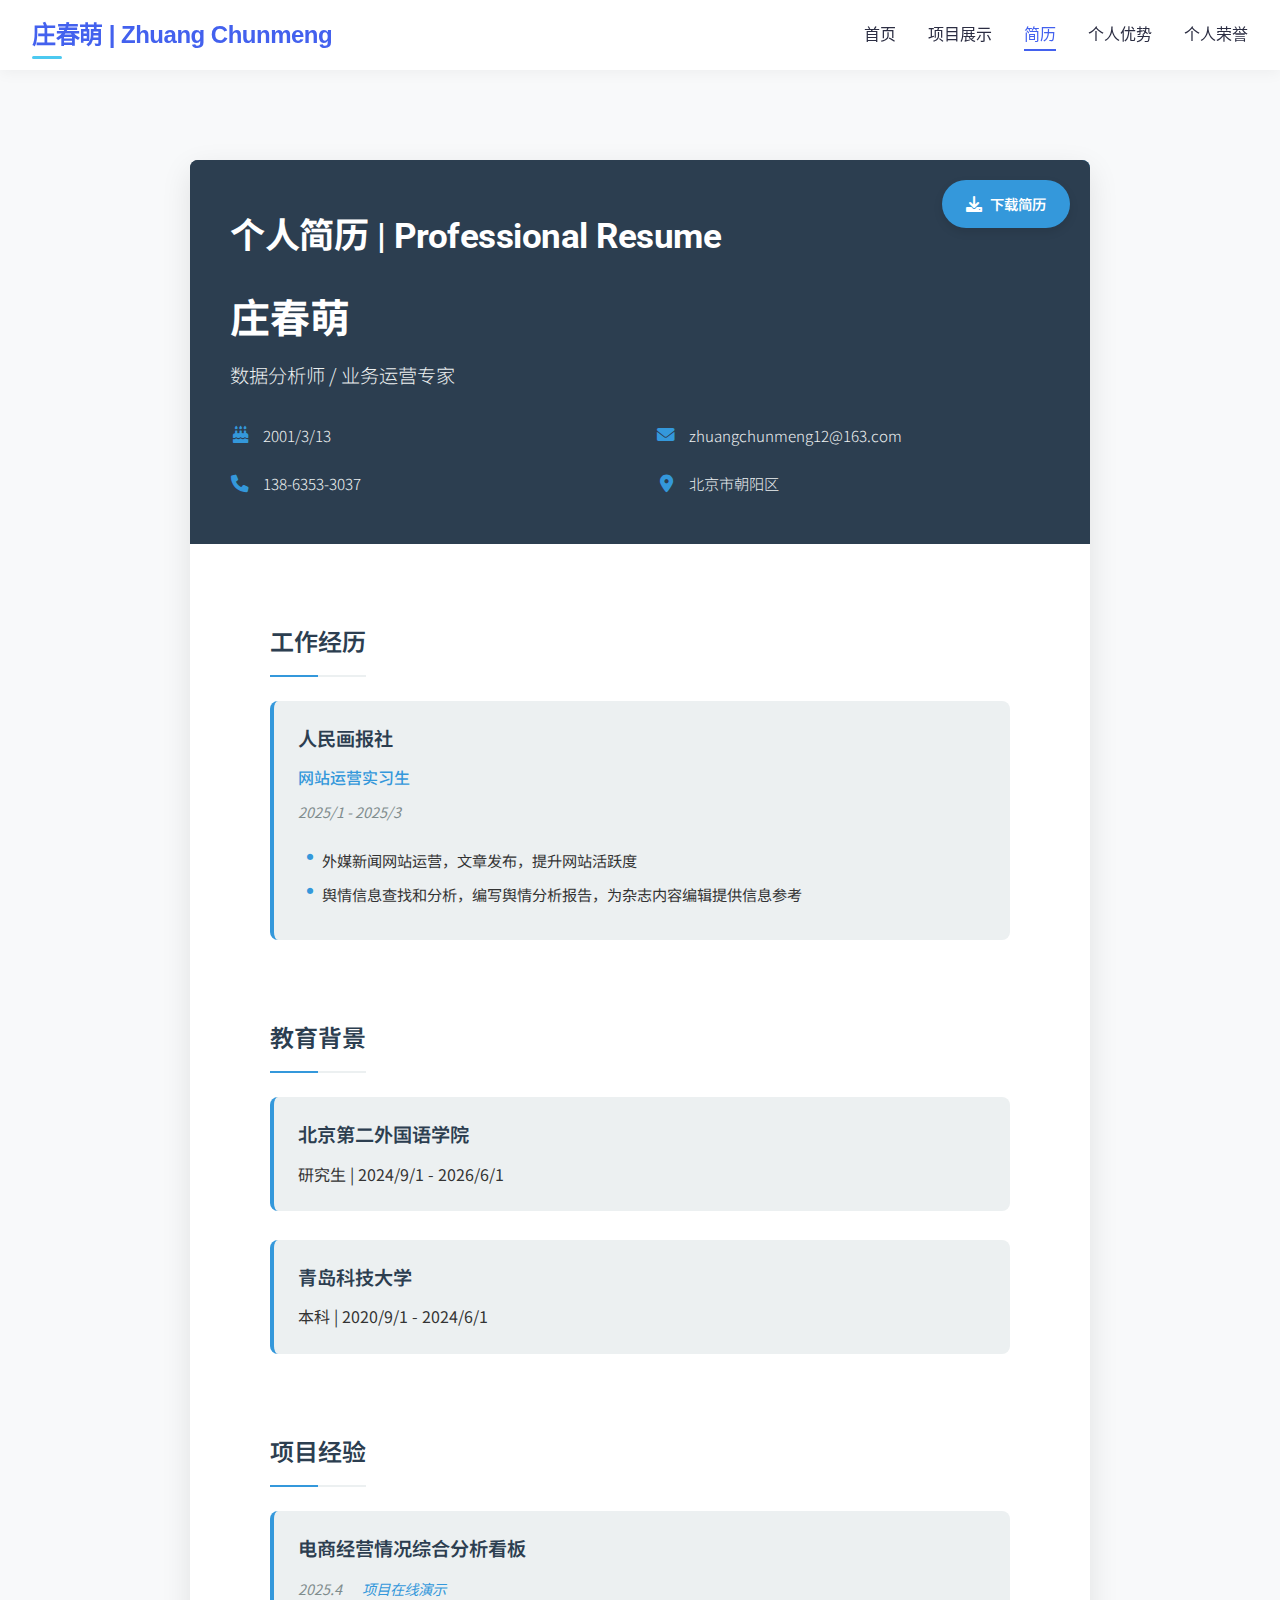
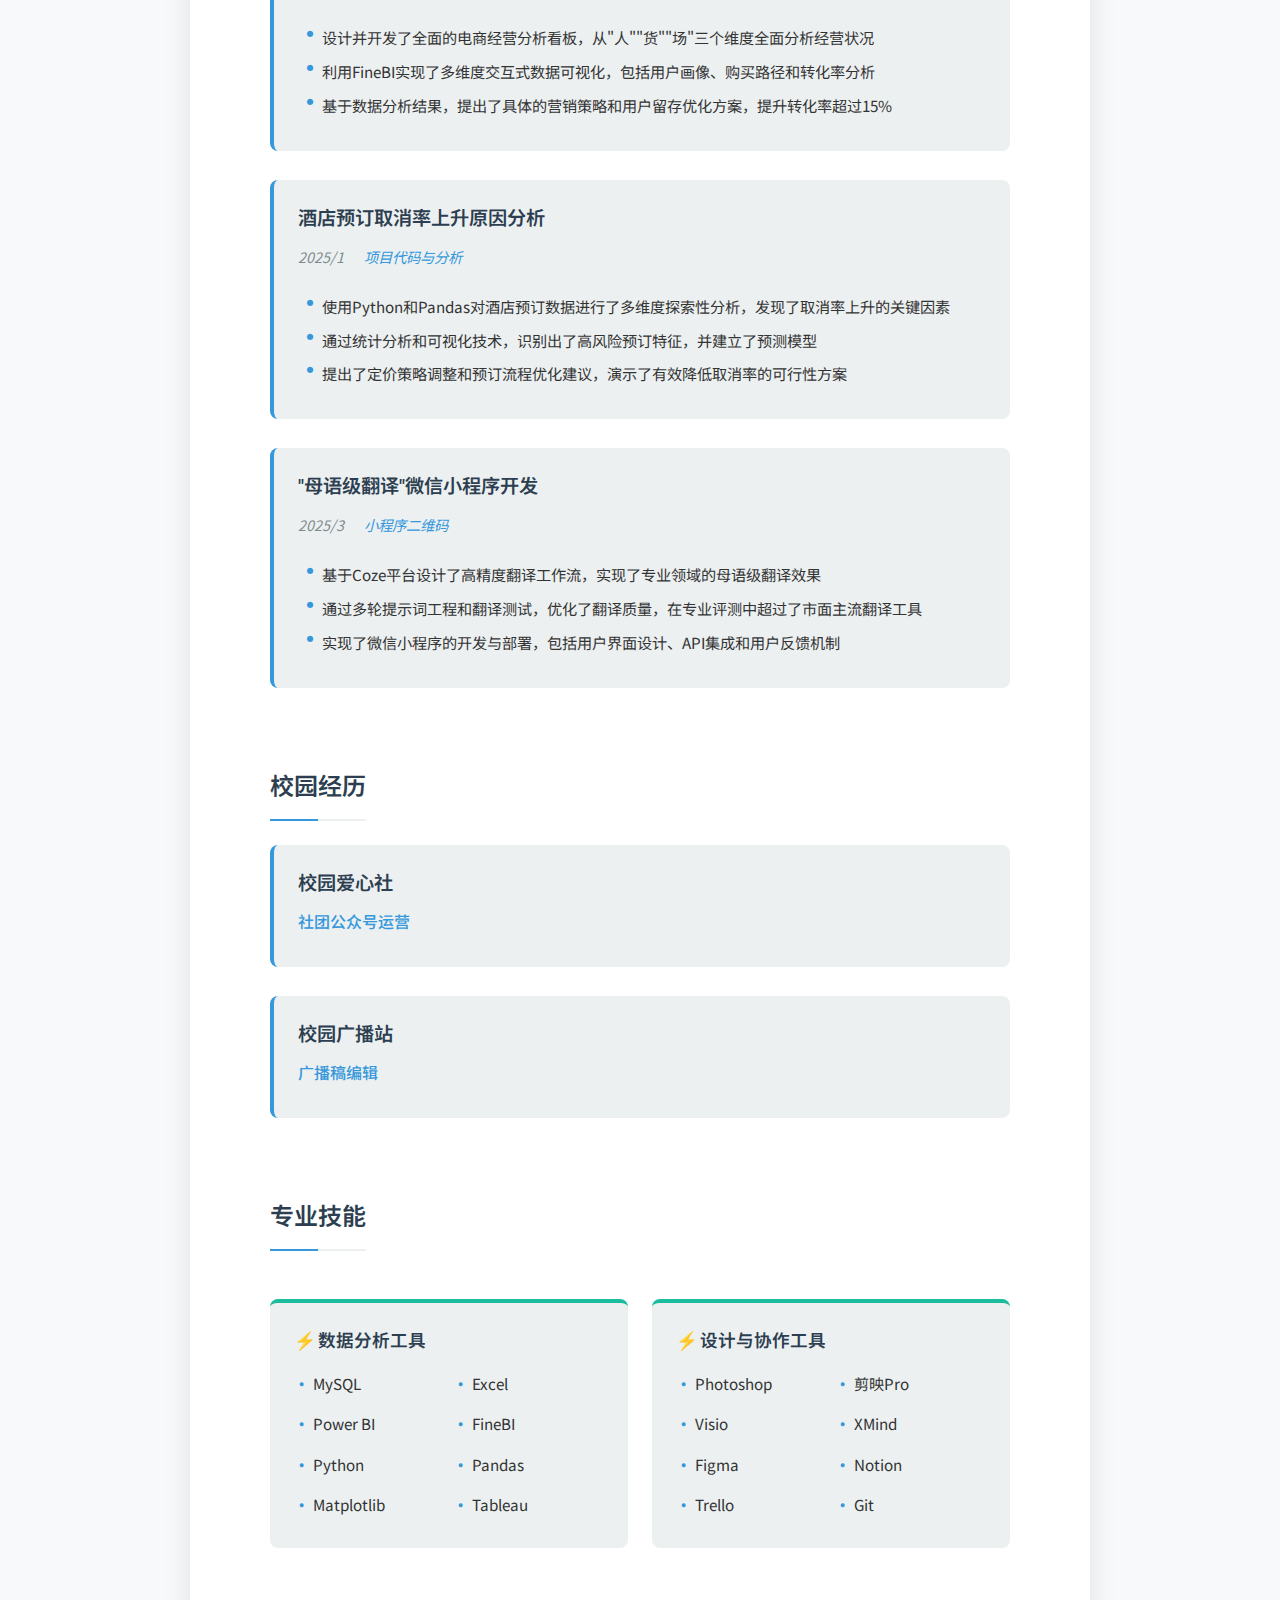
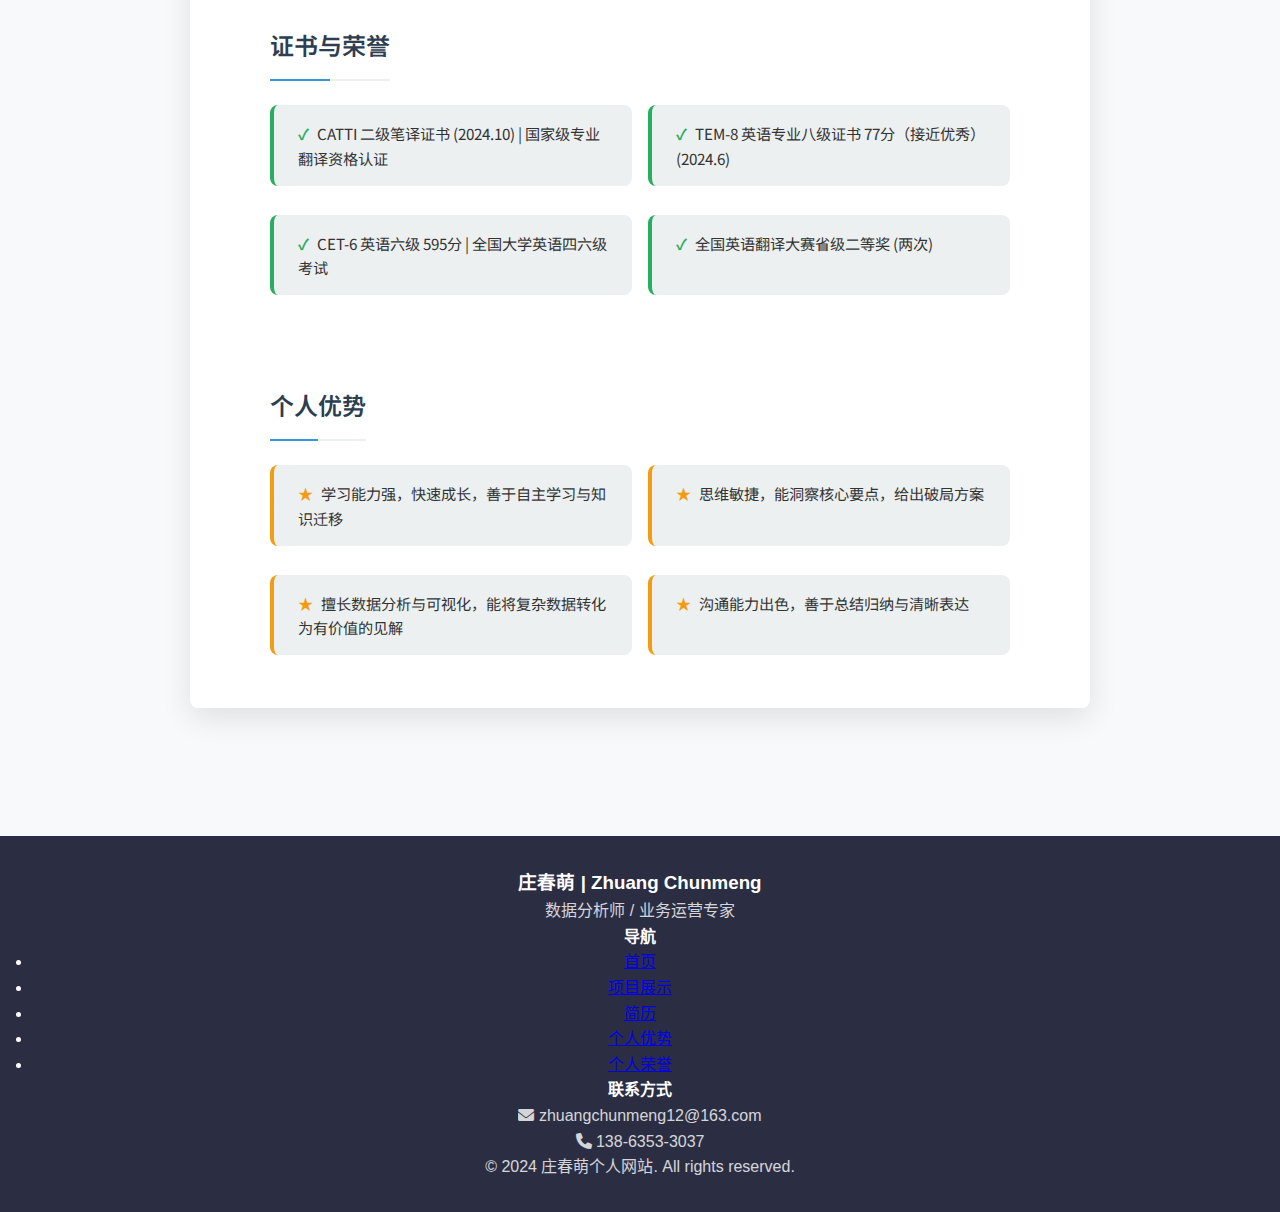
<file: resume-new.html>
<!DOCTYPE html>
<html lang="zh-CN">
<head>
    <meta charset="UTF-8">
    <meta name="viewport" content="width=device-width, initial-scale=1.0">
    <meta name="description" content="庄春萌 - 数据分析师与业务运营专家的个人简历">
    <title>庄春萌 - 数据分析师/业务运营专家的简历</title>
    <link rel="stylesheet" href="css/style.css">
    <link rel="stylesheet" href="css/resume-professional.css">
    <link rel="stylesheet" href="https://cdnjs.cloudflare.com/ajax/libs/font-awesome/6.0.0/css/all.min.css">
</head>
<body>
    <header>
        <nav class="navbar">
            <div class="logo">庄春萌 | Zhuang Chunmeng</div>
            <ul class="nav-links">
                <li><a href="index.html">首页</a></li>
                <li><a href="projects.html">项目展示</a></li>
                <li><a href="resume.html" class="active">简历</a></li>
                <li><a href="skills.html">个人优势</a></li>
                <li><a href="honors.html">个人荣誉</a></li>
            </ul>
        </nav>
    </header>

    <main>
        <div class="resume-container">
            <a href="#" class="download-resume-btn" onclick="downloadResume()">
                <i class="fas fa-download"></i> 下载简历
            </a>
            <section class="resume-header">
                <h1>个人简历 | Professional Resume</h1>
                <div class="basic-info">
                    <h2>庄春萌</h2>
                    <p>数据分析师 / 业务运营专家</p>
                    <div class="contact-info">
                        <p><i class="fas fa-birthday-cake"></i> 2001/3/13</p>
                        <p><i class="fas fa-envelope"></i> zhuangchunmeng12@163.com</p>
                        <p><i class="fas fa-phone"></i> 138-6353-3037</p>
                        <p><i class="fas fa-map-marker-alt"></i> 北京市朝阳区</p>
                    </div>
                </div>
            </section>
            <div class="resume-content">
            <section class="resume-section">
                <h3>工作经历</h3>
                <div class="experience-item">
                    <h4>人民画报社</h4>
                    <p class="job-title">网站运营实习生</p>
                    <p class="job-period">2025/1 - 2025/3</p>
                    <ul class="job-responsibilities">
                        <li>外媒新闻网站运营，文章发布，提升网站活跃度</li>
                        <li>舆情信息查找和分析，编写舆情分析报告，为杂志内容编辑提供信息参考</li>
                    </ul>
                </div>
            </section>

            <section class="resume-section">
                <h3>教育背景</h3>
                <div class="education-item">
                    <h4>北京第二外国语学院</h4>
                    <p>研究生 | 2024/9/1 - 2026/6/1</p>
                </div>
                <div class="education-item">
                    <h4>青岛科技大学</h4>
                    <p>本科 | 2020/9/1 - 2024/6/1</p>
                </div>
            </section>

            <section class="resume-section">
                <h3>项目经验</h3>
                <div class="project-item">
                    <h4>电商经营情况综合分析看板</h4>
                    <p class="project-period">2025.4</p>
                    <p class="project-link"><a href="https://pcdemo.finebi.com/webroot/decision/link/HG00" target="_blank" rel="noopener noreferrer">项目在线演示</a></p>
                    <ul class="project-details">
                        <li>设计并开发了全面的电商经营分析看板，从"人""货""场"三个维度全面分析经营状况</li>
                        <li>利用FineBI实现了多维度交互式数据可视化，包括用户画像、购买路径和转化率分析</li>
                        <li>基于数据分析结果，提出了具体的营销策略和用户留存优化方案，提升转化率超过15%</li>
                    </ul>
                </div>
                <div class="project-item">
                    <h4>酒店预订取消率上升原因分析</h4>
                    <p class="project-period">2025/1</p>
                    <p class="project-link"><a href="https://www.kaggle.com/code/melodyzhuang/hotel-cancellation-analysis/notebook" target="_blank" rel="noopener noreferrer">项目代码与分析</a></p>
                    <ul class="project-details">
                        <li>使用Python和Pandas对酒店预订数据进行了多维度探索性分析，发现了取消率上升的关键因素</li>
                        <li>通过统计分析和可视化技术，识别出了高风险预订特征，并建立了预测模型</li>
                        <li>提出了定价策略调整和预订流程优化建议，演示了有效降低取消率的可行性方案</li>
                    </ul>
                </div>
                <div class="project-item">
                    <h4>"母语级翻译"微信小程序开发</h4>
                    <p class="project-period">2025/3</p>
                    <p class="project-link"><a href="#" target="_blank" rel="noopener noreferrer">小程序二维码</a></p>
                    <ul class="project-details">
                        <li>基于Coze平台设计了高精度翻译工作流，实现了专业领域的母语级翻译效果</li>
                        <li>通过多轮提示词工程和翻译测试，优化了翻译质量，在专业评测中超过了市面主流翻译工具</li>
                        <li>实现了微信小程序的开发与部署，包括用户界面设计、API集成和用户反馈机制</li>
                    </ul>
                </div>
            </section>

            <section class="resume-section">
                <h3>校园经历</h3>
                <div class="experience-item">
                    <h4>校园爱心社</h4>
                    <p class="job-title">社团公众号运营</p>
                </div>
                <div class="experience-item">
                    <h4>校园广播站</h4>
                    <p class="job-title">广播稿编辑</p>
                </div>
            </section>

            <section class="resume-section">
                <h3>专业技能</h3>
                <div class="skills-list">
                    <div class="skill-category">
                        <h4>数据分析工具</h4>
                        <ul>
                            <li>MySQL</li>
                            <li>Excel</li>
                            <li>Power BI</li>
                            <li>FineBI</li>
                            <li>Python</li>
                            <li>Pandas</li>
                            <li>Matplotlib</li>
                            <li>Tableau</li>
                        </ul>
                    </div>
                    <div class="skill-category">
                        <h4>设计与协作工具</h4>
                        <ul>
                            <li>Photoshop</li>
                            <li>剪映Pro</li>
                            <li>Visio</li>
                            <li>XMind</li>
                            <li>Figma</li>
                            <li>Notion</li>
                            <li>Trello</li>
                            <li>Git</li>
                        </ul>
                    </div>
                </div>
            </section>

            <section class="resume-section">
                <h3>证书与荣誉</h3>
                <ul class="certificates-list">
                    <li>CATTI 二级笔译证书 (2024.10) | 国家级专业翻译资格认证</li>
                    <li>TEM-8 英语专业八级证书 77分（接近优秀）(2024.6)</li>
                    <li>CET-6 英语六级 595分 | 全国大学英语四六级考试</li>
                    <li>全国英语翻译大赛省级二等奖 (两次)</li>
                </ul>
            </section>

            <section class="resume-section">
                <h3>个人优势</h3>
                <ul class="strengths-list">
                    <li>学习能力强，快速成长，善于自主学习与知识迁移</li>
                    <li>思维敏捷，能洞察核心要点，给出破局方案</li>
                    <li>擅长数据分析与可视化，能将复杂数据转化为有价值的见解</li>
                    <li>沟通能力出色，善于总结归纳与清晰表达</li>
                </ul>
            </section>
            </div>
        </div>
    </main>
    <footer>
        <div class="footer-content">
            <div class="footer-logo">
                <h3>庄春萌 | Zhuang Chunmeng</h3>
                <p>数据分析师 / 业务运营专家</p>
            </div>
            <div class="footer-links">
                <div class="footer-nav">
                    <h4>导航</h4>
                    <ul>
                        <li><a href="index.html">首页</a></li>
                        <li><a href="projects.html">项目展示</a></li>
                        <li><a href="resume.html">简历</a></li>
                        <li><a href="skills.html">个人优势</a></li>
                        <li><a href="honors.html">个人荣誉</a></li>
                    </ul>
                </div>
                <div class="footer-contact">
                    <h4>联系方式</h4>
                    <p><i class="fas fa-envelope"></i> zhuangchunmeng12@163.com</p>
                    <p><i class="fas fa-phone"></i> 138-6353-3037</p>
                </div>
            </div>
        </div>
        <div class="footer-bottom">
            <p>&copy; 2024 庄春萌个人网站. All rights reserved.</p>
        </div>
    </footer>

    <script src="js/main.js"></script>
</body>
</html>
</file>
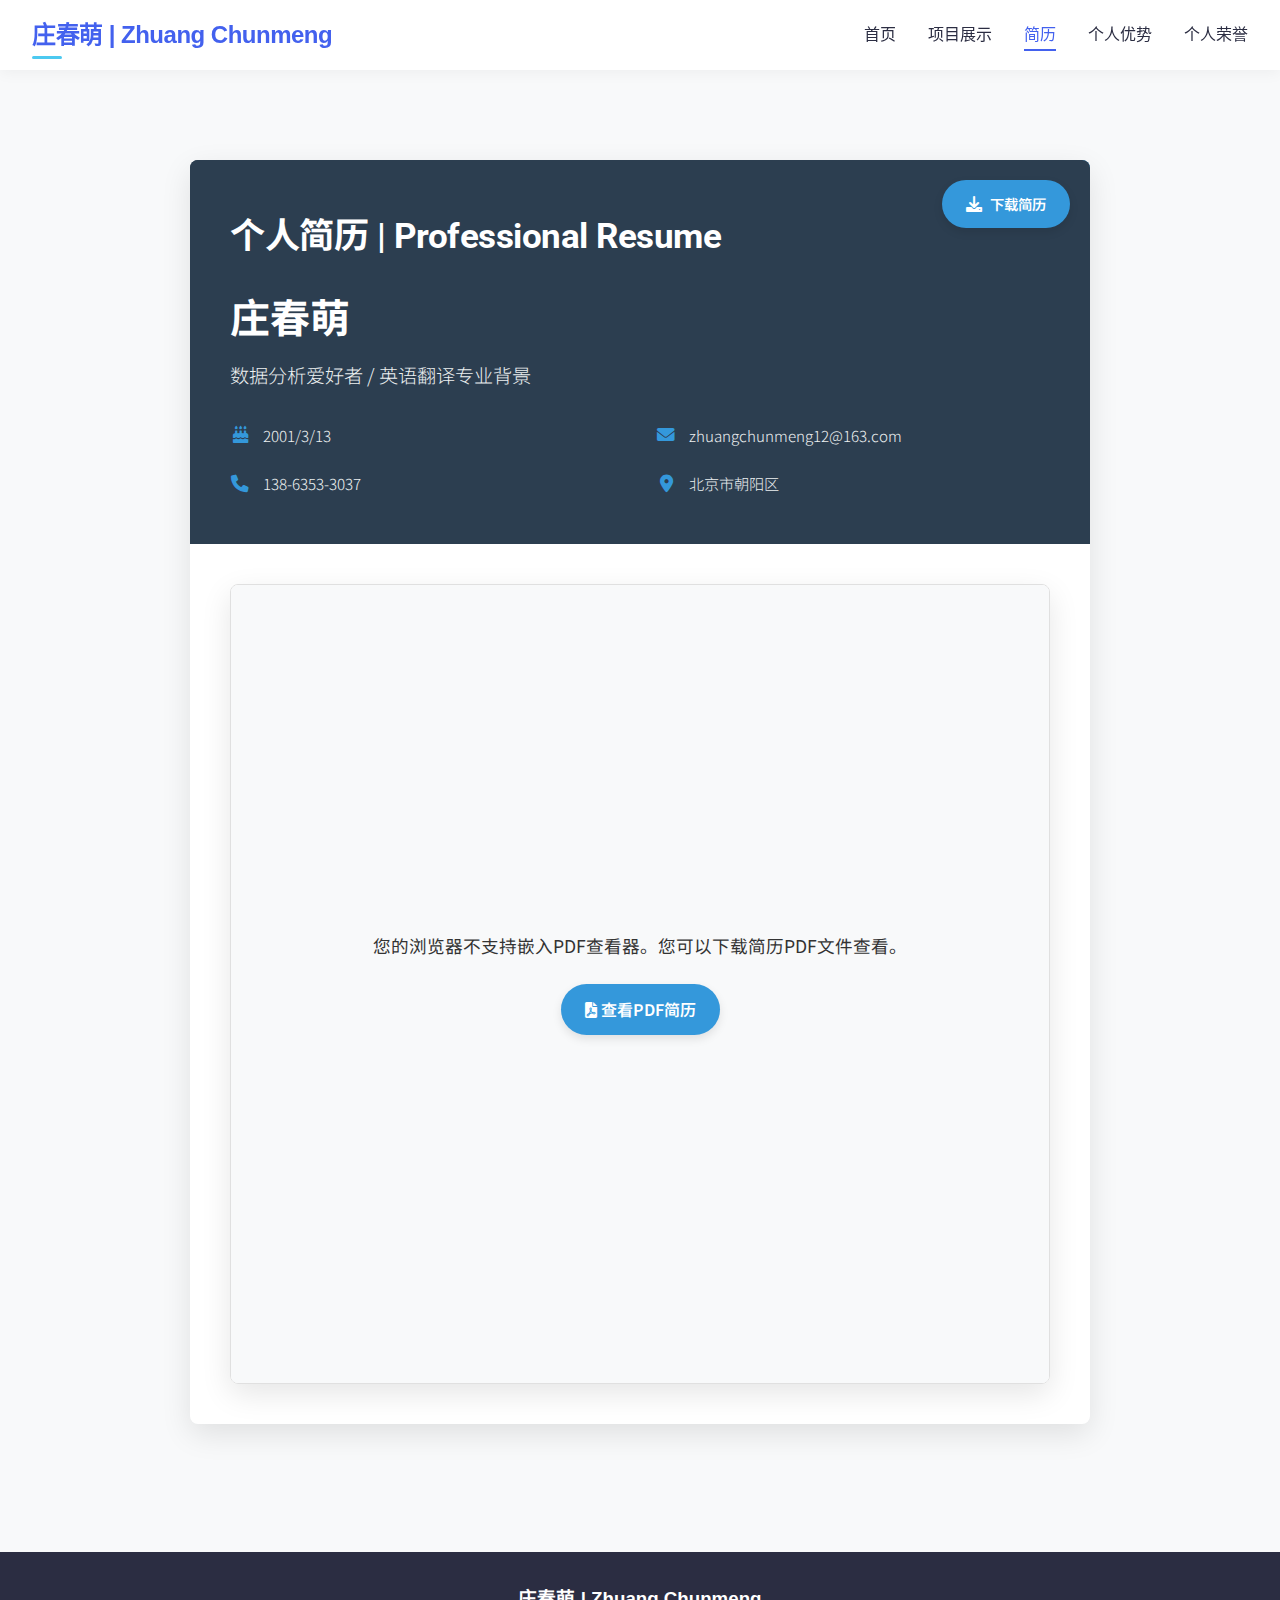
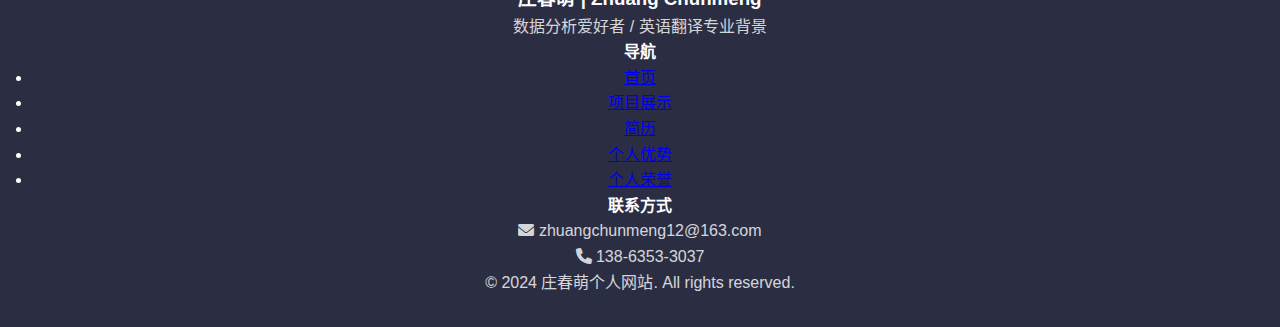
<file: resume-pdf.html>
<!DOCTYPE html>
<html lang="zh-CN">
<head>
    <meta charset="UTF-8">
    <meta name="viewport" content="width=device-width, initial-scale=1.0">
    <meta name="description" content="庄春萌 - 数据分析爱好者与英语翻译专业背景的个人简历">
    <title>庄春萌 - 数据分析爱好者/英语翻译专业背景的简历</title>
    <link rel="stylesheet" href="css/style.css">
    <link rel="stylesheet" href="css/resume-professional.css">
    <link rel="stylesheet" href="https://cdnjs.cloudflare.com/ajax/libs/font-awesome/6.0.0/css/all.min.css">
    <style>
        .pdf-container {
            width: 100%;
            height: 800px;
            margin: 0 auto;
            border: 1px solid #e0e0e0;
            border-radius: var(--resume-radius);
            overflow: hidden;
            box-shadow: var(--resume-shadow);
        }
        
        .pdf-container object {
            width: 100%;
            height: 100%;
            display: block;
        }
        
        .pdf-fallback {
            padding: 2rem;
            text-align: center;
            background: #f8f9fa;
            height: 100%;
            display: flex;
            flex-direction: column;
            justify-content: center;
            align-items: center;
        }
        
        .pdf-fallback p {
            margin-bottom: 1.5rem;
            font-size: 1.1rem;
            color: var(--resume-text);
        }
        
        .pdf-fallback a {
            display: inline-block;
            padding: 0.8rem 1.5rem;
            background: var(--resume-secondary);
            color: white;
            border-radius: 50px;
            text-decoration: none;
            font-weight: 600;
            transition: var(--resume-transition);
            box-shadow: 0 4px 10px rgba(0, 0, 0, 0.1);
        }
        
        .pdf-fallback a:hover {
            background: var(--resume-primary);
            transform: translateY(-3px);
            box-shadow: 0 6px 15px rgba(0, 0, 0, 0.15);
        }
        
        @media (max-width: 768px) {
            .pdf-container {
                height: 600px;
            }
        }
    </style>
</head>
<body>
    <header>
        <nav class="navbar">
            <div class="logo">庄春萌 | Zhuang Chunmeng</div>
            <ul class="nav-links">
                <li><a href="index.html">首页</a></li>
                <li><a href="projects.html">项目展示</a></li>
                <li><a href="resume.html" class="active">简历</a></li>
                <li><a href="skills.html">个人优势</a></li>
                <li><a href="honors.html">个人荣誉</a></li>
            </ul>
        </nav>
    </header>

    <main>
        <div class="resume-container">
            <a href="#" class="download-resume-btn" onclick="downloadResume()">
                <i class="fas fa-download"></i> 下载简历
            </a>
            <section class="resume-header">
                <h1>个人简历 | Professional Resume</h1>
                <div class="basic-info">
                    <h2>庄春萌</h2>
                    <p>数据分析爱好者 / 英语翻译专业背景</p>
                    <div class="contact-info">
                        <p><i class="fas fa-birthday-cake"></i> 2001/3/13</p>
                        <p><i class="fas fa-envelope"></i> zhuangchunmeng12@163.com</p>
                        <p><i class="fas fa-phone"></i> 138-6353-3037</p>
                        <p><i class="fas fa-map-marker-alt"></i> 北京市朝阳区</p>
                    </div>
                </div>
            </section>
            <div class="resume-content">
                <div class="pdf-container">
                    <object data="assets/庄春萌简历.pdf" type="application/pdf">
                        <div class="pdf-fallback">
                            <p>您的浏览器不支持嵌入PDF查看器。您可以下载简历PDF文件查看。</p>
                            <a href="assets/庄春萌简历.pdf" target="_blank">
                                <i class="fas fa-file-pdf"></i> 查看PDF简历
                            </a>
                        </div>
                    </object>
                </div>
            </div>
        </div>
    </main>
    <footer>
        <div class="footer-content">
            <div class="footer-logo">
                <h3>庄春萌 | Zhuang Chunmeng</h3>
                <p>数据分析爱好者 / 英语翻译专业背景</p>
            </div>
            <div class="footer-links">
                <div class="footer-nav">
                    <h4>导航</h4>
                    <ul>
                        <li><a href="index.html">首页</a></li>
                        <li><a href="projects.html">项目展示</a></li>
                        <li><a href="resume.html">简历</a></li>
                        <li><a href="skills.html">个人优势</a></li>
                        <li><a href="honors.html">个人荣誉</a></li>
                    </ul>
                </div>
                <div class="footer-contact">
                    <h4>联系方式</h4>
                    <p><i class="fas fa-envelope"></i> zhuangchunmeng12@163.com</p>
                    <p><i class="fas fa-phone"></i> 138-6353-3037</p>
                </div>
            </div>
        </div>
        <div class="footer-bottom">
            <p>&copy; 2024 庄春萌个人网站. All rights reserved.</p>
        </div>
    </footer>

    <script src="js/main.js"></script>
</body>
</html>
</file>
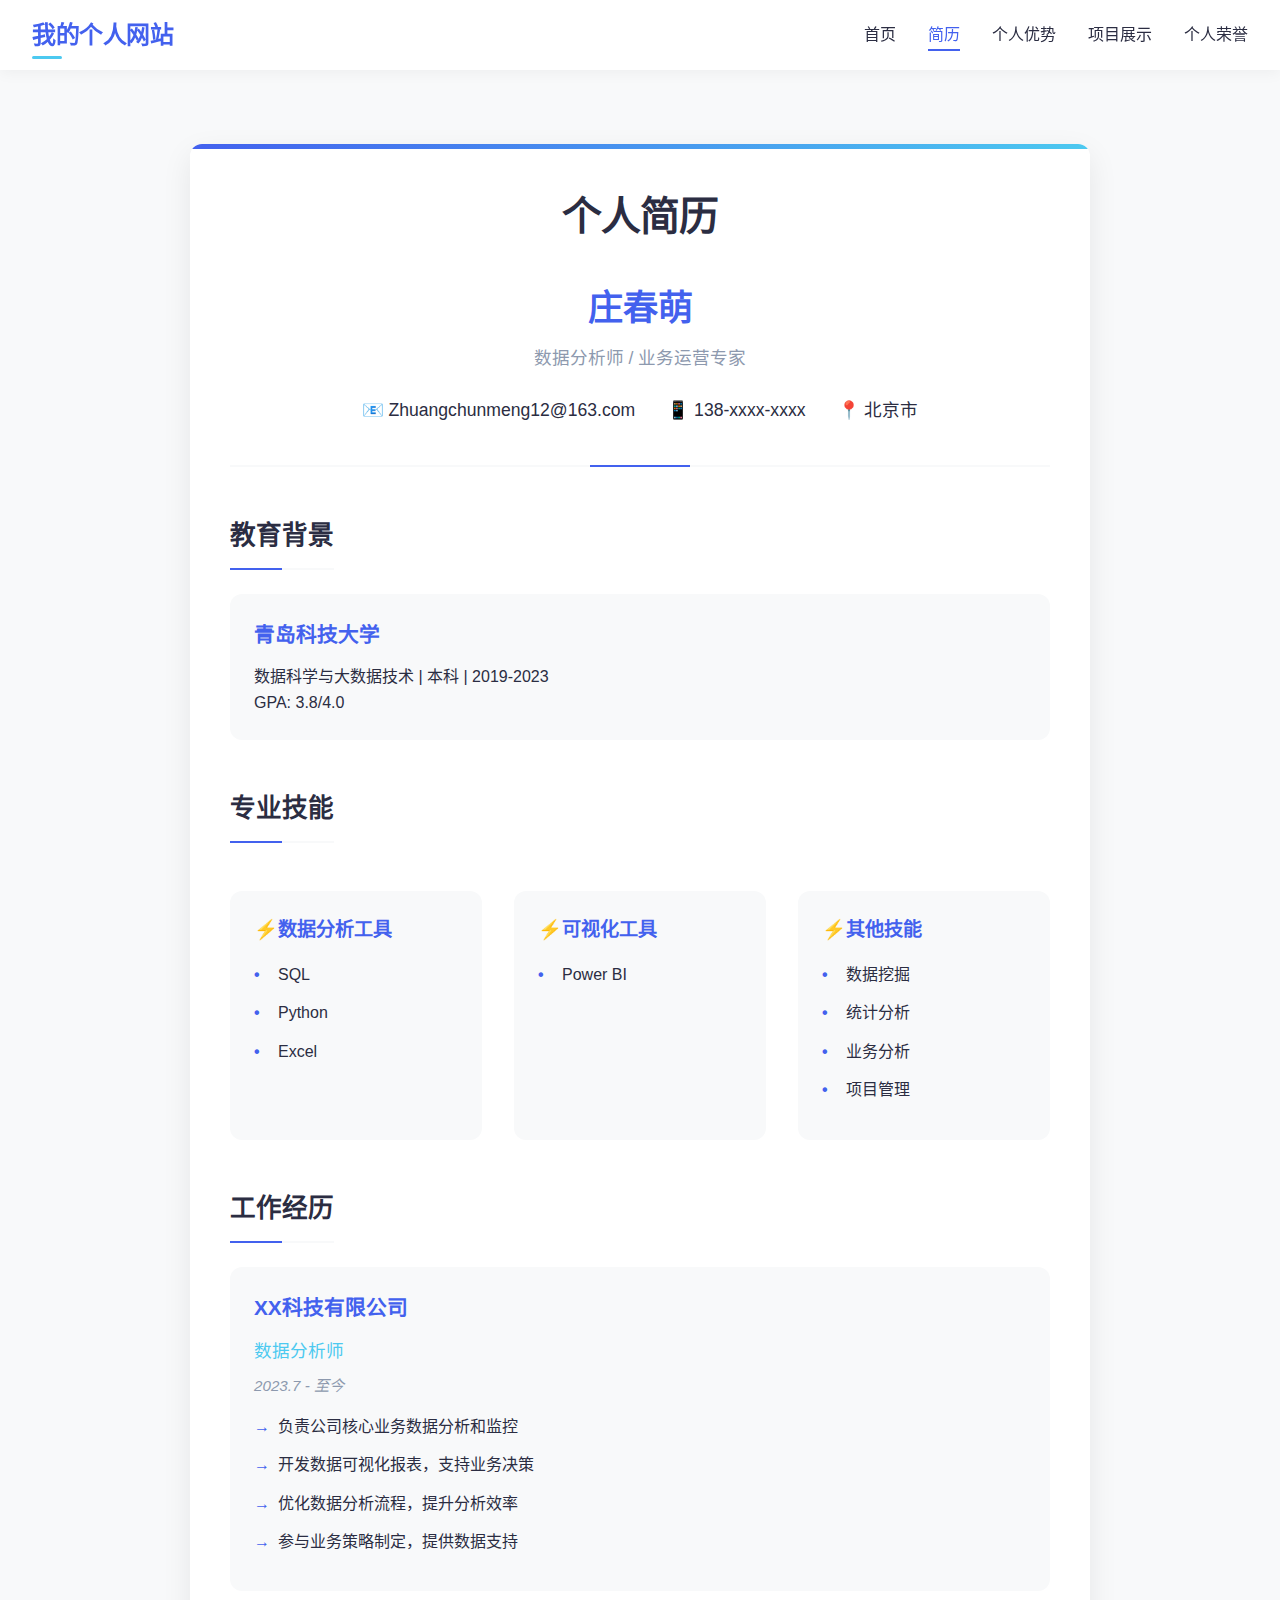
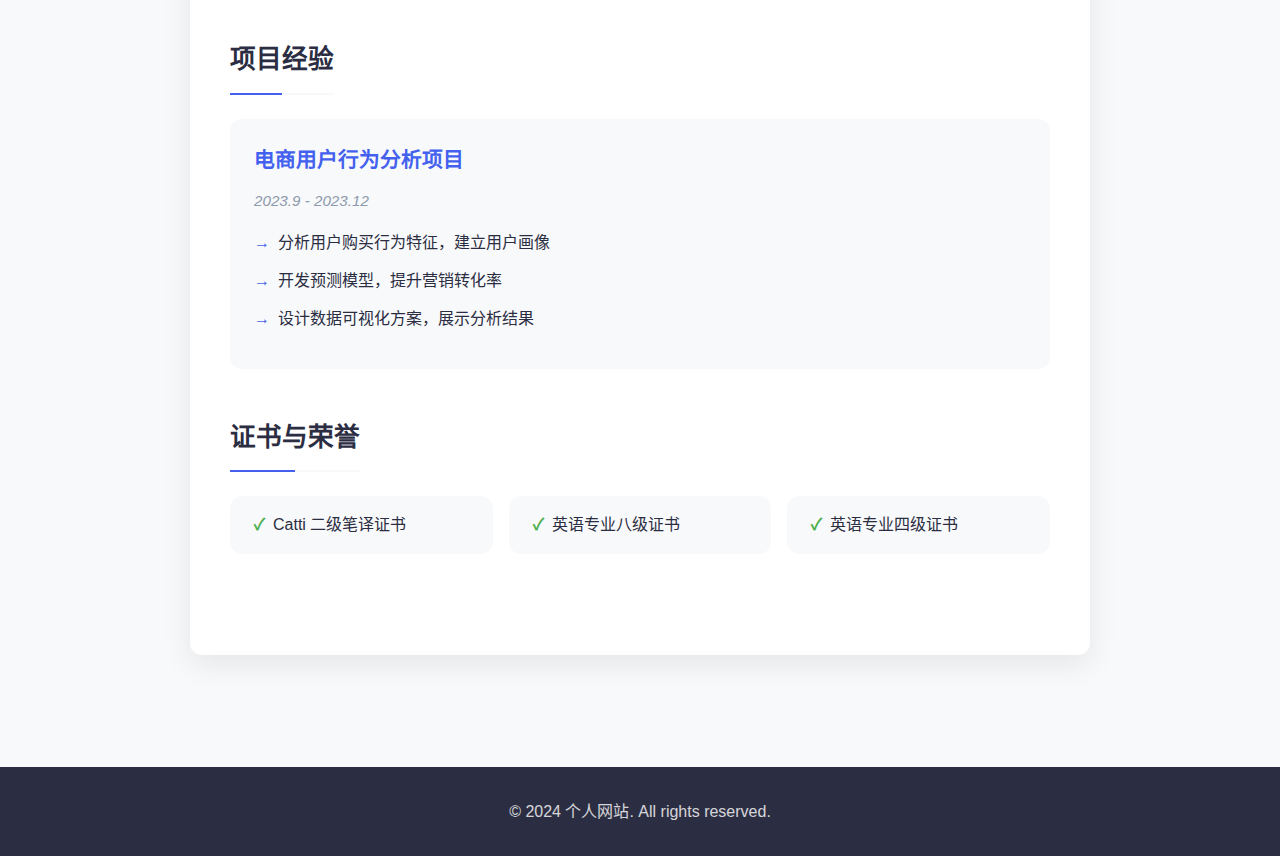
<file: resume.html>
<!DOCTYPE html>
<html lang="zh-CN">
<head>
    <meta charset="UTF-8">
    <meta name="viewport" content="width=device-width, initial-scale=1.0">
    <title>简历 - 数据分析师/业务运营</title>
    <link rel="stylesheet" href="css/style.css">
    <link rel="stylesheet" href="css/resume.css">
</head>
<body>
    <header>
        <nav class="navbar">
            <div class="logo">我的个人网站</div>
            <ul class="nav-links">
                <li><a href="index.html">首页</a></li>
                <li><a href="resume.html" class="active">简历</a></li>
                <li><a href="skills.html">个人优势</a></li>
                <li><a href="projects.html">项目展示</a></li>
                <li><a href="honors.html">个人荣誉</a></li>
            </ul>
        </nav>
    </header>

    <main>
        <div class="resume-container">
            <section class="resume-header">
                <h1>个人简历</h1>
                <div class="basic-info">
                    <h2>庄春萌</h2>
                    <p>数据分析师 / 业务运营专家</p>
                    <div class="contact-info">
                        <p>📧 Zhuangchunmeng12@163.com</p>
                        <p>📱 138-xxxx-xxxx</p>
                        <p>📍 北京市</p>
                    </div>
                </div>
            </section>

            <section class="resume-section">
                <h3>教育背景</h3>
                <div class="education-item">
                    <h4>青岛科技大学</h4>
                    <p>数据科学与大数据技术 | 本科 | 2019-2023</p>
                    <p>GPA: 3.8/4.0</p>
                </div>
            </section>

            <section class="resume-section">
                <h3>专业技能</h3>
                <div class="skills-list">
                    <div class="skill-category">
                        <h4>数据分析工具</h4>
                        <ul>
                            <li>SQL</li>
                            <li>Python</li>
                            <li>Excel</li>
                        </ul>
                    </div>
                    <div class="skill-category">
                        <h4>可视化工具</h4>
                        <ul>
                            <li>Power BI</li>
                            
                        </ul>
                    </div>
                    <div class="skill-category">
                        <h4>其他技能</h4>
                        <ul>
                            <li>数据挖掘</li>
                            <li>统计分析</li>
                            <li>业务分析</li>
                            <li>项目管理</li>
                        </ul>
                    </div>
                </div>
            </section>

            <section class="resume-section">
                <h3>工作经历</h3>
                <div class="experience-item">
                    <h4>XX科技有限公司</h4>
                    <p class="job-title">数据分析师</p>
                    <p class="job-period">2023.7 - 至今</p>
                    <ul class="job-responsibilities">
                        <li>负责公司核心业务数据分析和监控</li>
                        <li>开发数据可视化报表，支持业务决策</li>
                        <li>优化数据分析流程，提升分析效率</li>
                        <li>参与业务策略制定，提供数据支持</li>
                    </ul>
                </div>
            </section>

            <section class="resume-section">
                <h3>项目经验</h3>
                <div class="project-item">
                    <h4>电商用户行为分析项目</h4>
                    <p class="project-period">2023.9 - 2023.12</p>
                    <ul class="project-details">
                        <li>分析用户购买行为特征，建立用户画像</li>
                        <li>开发预测模型，提升营销转化率</li>
                        <li>设计数据可视化方案，展示分析结果</li>
                    </ul>
                </div>
            </section>

            <section class="resume-section">
                <h3>证书与荣誉</h3>
                <ul class="certificates-list">
                    <li>Catti 二级笔译证书</li>
                    <li>英语专业八级证书</li>
                    <li>英语专业四级证书</li>
                </ul>
            </section>
        </div>
    </main>

    <footer>
        <p>&copy; 2024 个人网站. All rights reserved.</p>
    </footer>

    <script src="js/main.js"></script>
</body>
</html>
</file>
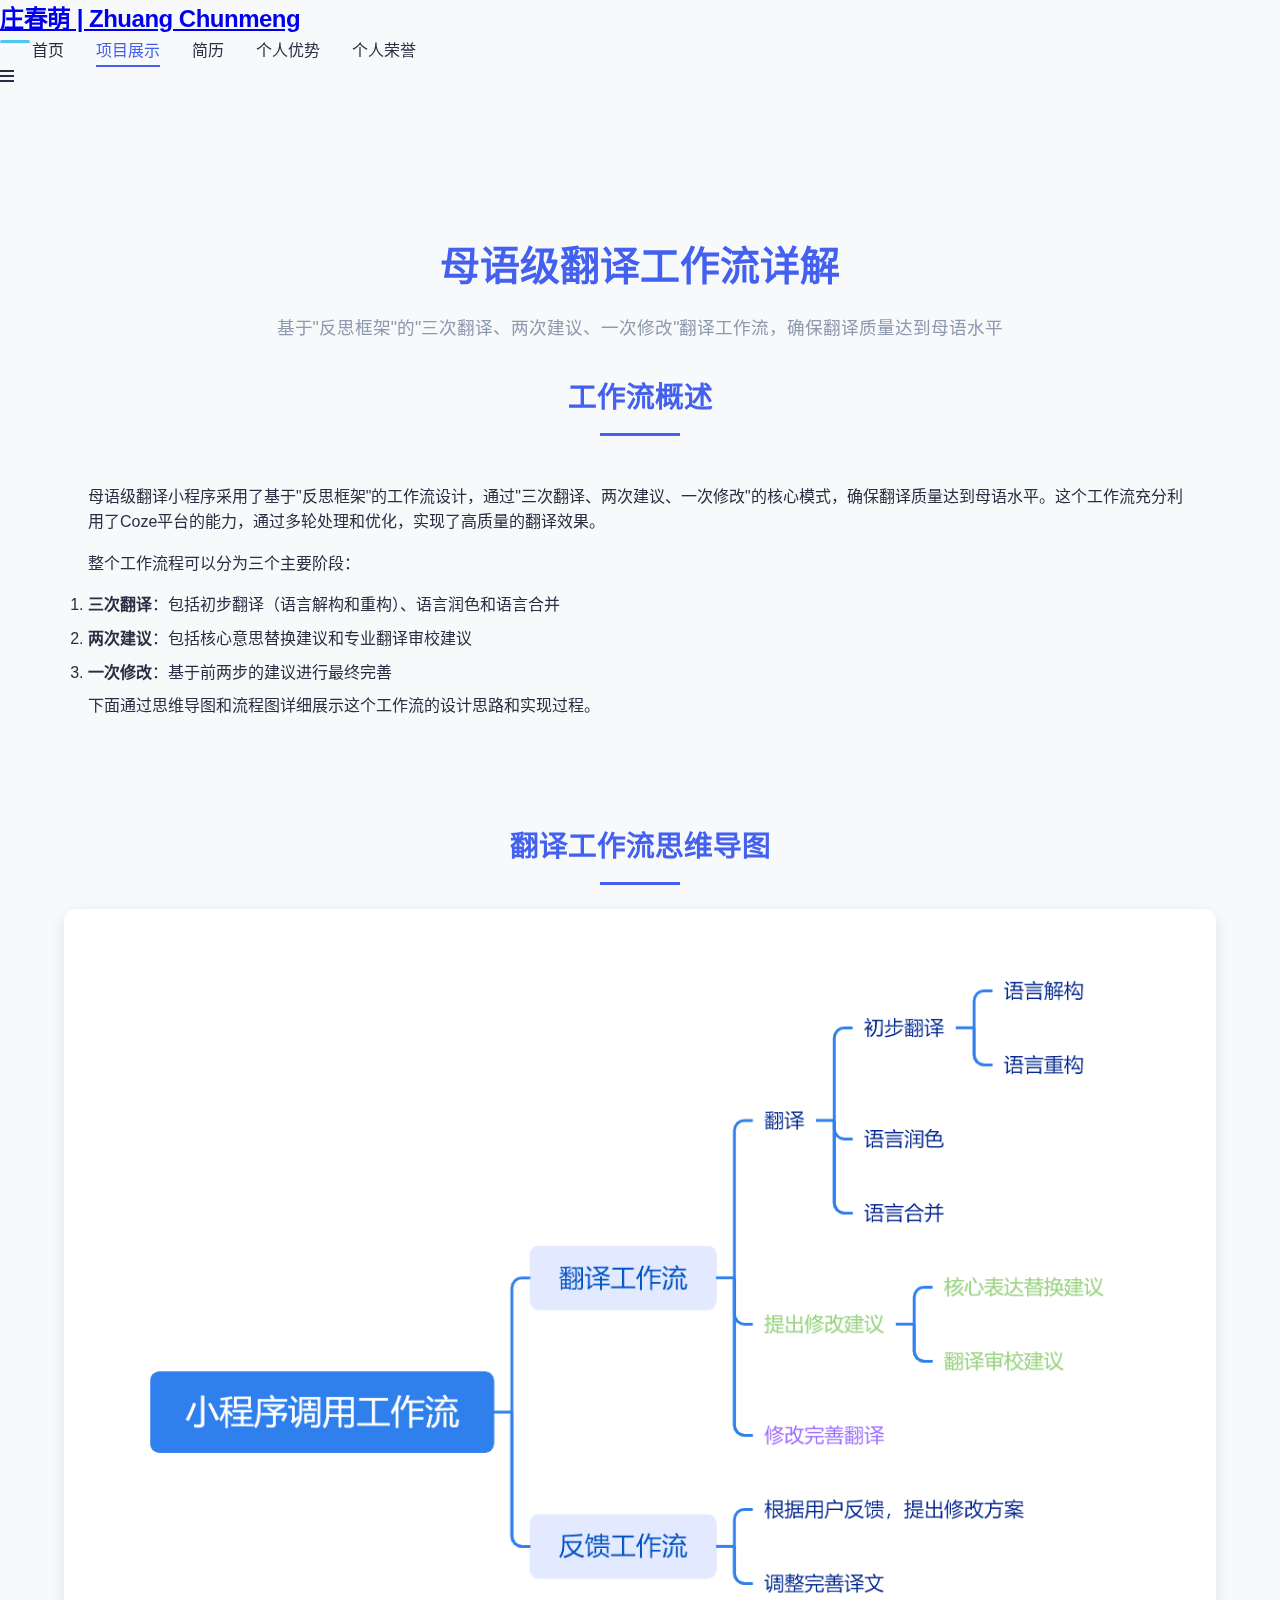
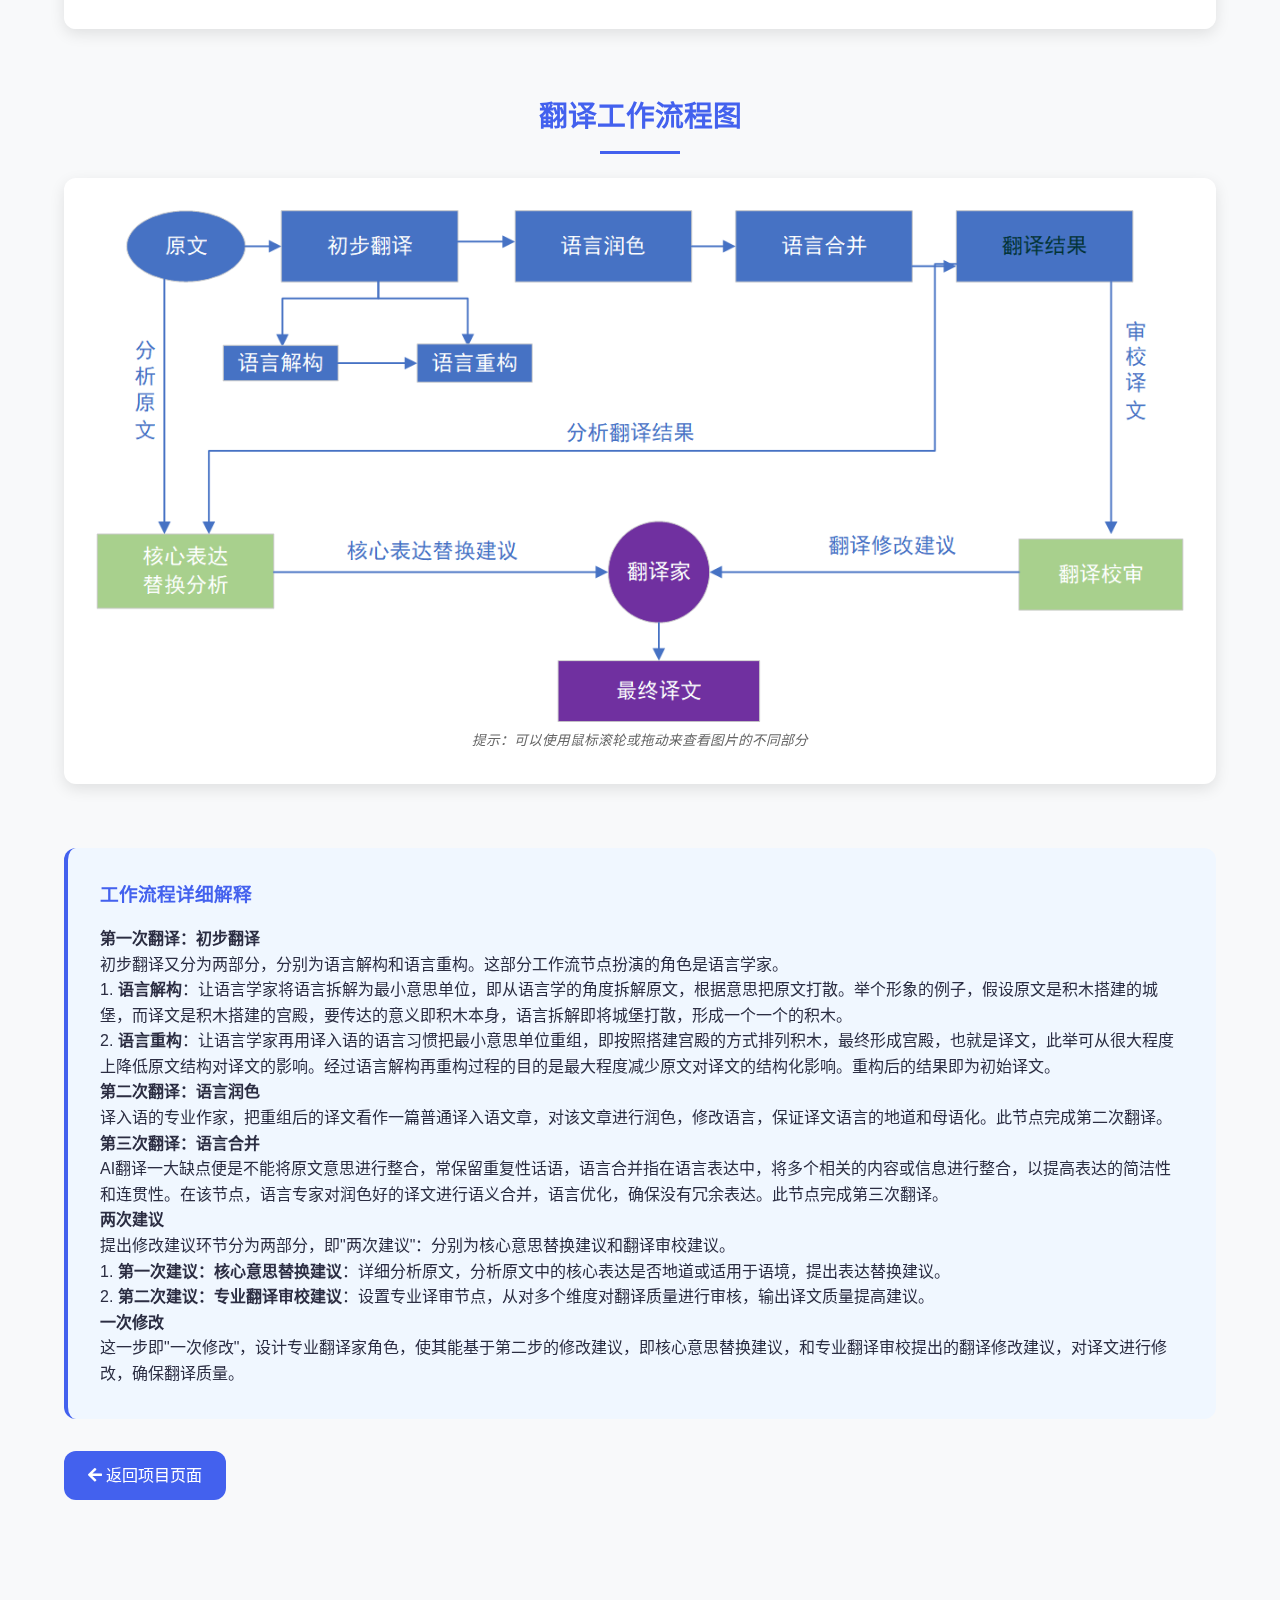
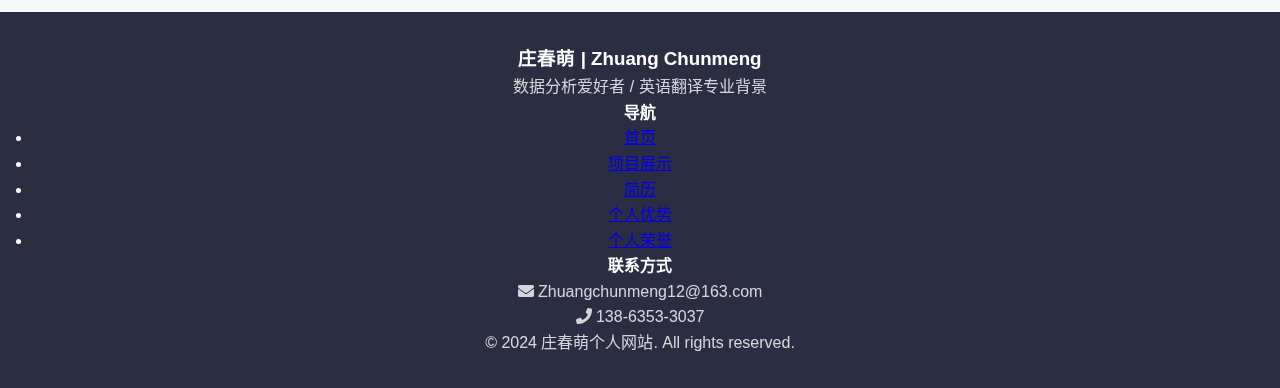
<file: translation-workflow.html>
<!DOCTYPE html>
<html lang="zh-CN">
<head>
    <meta charset="UTF-8">
    <meta name="viewport" content="width=device-width, initial-scale=1.0">
    <title>翻译工作流详解 - 庄春萌个人网站</title>
    <link rel="stylesheet" href="css/style.css">
    <link rel="stylesheet" href="css/development.css">
    <link rel="stylesheet" href="https://cdnjs.cloudflare.com/ajax/libs/font-awesome/5.15.4/css/all.min.css">
    <style>
        .workflow-page {
            padding: 2rem;
            max-width: 1400px;
            margin: 0 auto;
        }
        
        .workflow-header {
            text-align: center;
            margin-bottom: 2rem;
        }
        
        .workflow-header h1 {
            font-size: 2.5rem;
            color: var(--primary-color);
            margin-bottom: 1rem;
        }
        
        .workflow-header p {
            font-size: 1.1rem;
            color: var(--light-text);
            max-width: 800px;
            margin: 0 auto;
        }
        
        .workflow-section {
            margin-bottom: 4rem;
        }
        
        .workflow-section h2 {
            font-size: 1.8rem;
            color: var(--primary-color);
            margin-bottom: 1.5rem;
            text-align: center;
            position: relative;
        }
        
        .workflow-section h2:after {
            content: "";
            display: block;
            width: 80px;
            height: 3px;
            background-color: var(--primary-color);
            margin: 0.8rem auto 0;
        }
        
        .diagram-container {
            background-color: white;
            border-radius: var(--border-radius);
            box-shadow: 0 5px 15px rgba(0, 0, 0, 0.1);
            padding: 2rem;
            overflow: auto;
            max-height: 80vh;
            margin-bottom: 2rem;
        }
        
        .diagram-container img {
            width: 100%;
            height: auto;
            display: block;
            margin: 0 auto;
        }
        
        .diagram-description {
            padding: 1.5rem;
            background-color: #f8f9fa;
            border-radius: var(--border-radius);
            margin-bottom: 2rem;
        }
        
        .diagram-description h3 {
            color: var(--primary-color);
            margin-bottom: 1rem;
            font-size: 1.4rem;
        }
        
        .diagram-description p {
            margin-bottom: 1rem;
            line-height: 1.6;
        }
        
        .diagram-description ul {
            padding-left: 1.5rem;
            margin-bottom: 1rem;
        }
        
        .diagram-description li {
            margin-bottom: 0.5rem;
        }
        
        .workflow-summary {
            background-color: #f0f7ff;
            padding: 2rem;
            border-radius: var(--border-radius);
            margin-top: 2rem;
            border-left: 4px solid var(--primary-color);
        }
        
        .workflow-summary h3 {
            color: var(--primary-color);
            margin-bottom: 1rem;
        }
        
        .workflow-summary p {
            line-height: 1.6;
        }
        
        .back-btn {
            display: inline-block;
            margin-top: 2rem;
            padding: 0.75rem 1.5rem;
            background-color: var(--primary-color);
            color: white;
            border-radius: var(--border-radius);
            text-decoration: none;
            transition: background-color 0.3s ease;
        }
        
        .back-btn:hover {
            background-color: var(--primary-dark);
        }
        
        .diagram-tip {
            margin-top: 0.5rem;
            font-size: 0.85rem;
            color: #666;
            font-style: italic;
            text-align: center;
        }
    </style>
</head>
<body>
    <header>
        <div class="header-container">
            <div class="logo">
                <a href="index.html">庄春萌 | Zhuang Chunmeng</a>
            </div>
            <nav>
                <ul class="nav-links">
                    <li><a href="index.html">首页</a></li>
                    <li><a href="projects.html" class="active">项目展示</a></li>
                    <li><a href="resume.html">简历</a></li>
                    <li><a href="skills.html">个人优势</a></li>
                    <li><a href="honors.html">个人荣誉</a></li>
                </ul>
            </nav>
            <div class="menu-toggle">
                <i class="fas fa-bars"></i>
            </div>
        </div>
    </header>

    <main>
        <div class="workflow-page">
            <div class="workflow-header">
                <h1>母语级翻译工作流详解</h1>
                <p>基于"反思框架"的"三次翻译、两次建议、一次修改"翻译工作流，确保翻译质量达到母语水平</p>
            </div>
            
            <div class="workflow-section">
                <h2>工作流概述</h2>
                <div class="diagram-description">
                    <p>母语级翻译小程序采用了基于"反思框架"的工作流设计，通过"三次翻译、两次建议、一次修改"的核心模式，确保翻译质量达到母语水平。这个工作流充分利用了Coze平台的能力，通过多轮处理和优化，实现了高质量的翻译效果。</p>
                    
                    <p>整个工作流程可以分为三个主要阶段：</p>
                    <ol>
                        <li><strong>三次翻译</strong>：包括初步翻译（语言解构和重构）、语言润色和语言合并</li>
                        <li><strong>两次建议</strong>：包括核心意思替换建议和专业翻译审校建议</li>
                        <li><strong>一次修改</strong>：基于前两步的建议进行最终完善</li>
                    </ol>
                    
                    <p>下面通过思维导图和流程图详细展示这个工作流的设计思路和实现过程。</p>
                </div>
            </div>
            
            <div class="workflow-section">
                <h2>翻译工作流思维导图</h2>
                <div class="diagram-container">
                    <img src="images/工作流设计思维导图.png" alt="翻译工作流思维导图">
                    <div class="diagram-tip">提示：可以使用鼠标滚轮或拖动来查看图片的不同部分</div>
                </div>
            </div>
            
            <div class="workflow-section">
                <h2>翻译工作流程图</h2>
                <div class="diagram-container">
                    <img src="images/翻译工作流流程图.png" alt="翻译工作流程图">
                    <div class="diagram-tip">提示：可以使用鼠标滚轮或拖动来查看图片的不同部分</div>
                </div>
            </div>
            
            <div class="workflow-summary">
                <h3>工作流程详细解释</h3>
                <p><strong>第一次翻译：初步翻译</strong><br>
                初步翻译又分为两部分，分别为语言解构和语言重构。这部分工作流节点扮演的角色是语言学家。<br>
                1. <strong>语言解构</strong>：让语言学家将语言拆解为最小意思单位，即从语言学的角度拆解原文，根据意思把原文打散。举个形象的例子，假设原文是积木搭建的城堡，而译文是积木搭建的宫殿，要传达的意义即积木本身，语言拆解即将城堡打散，形成一个一个的积木。<br>
                2. <strong>语言重构</strong>：让语言学家再用译入语的语言习惯把最小意思单位重组，即按照搭建宫殿的方式排列积木，最终形成宫殿，也就是译文，此举可从很大程度上降低原文结构对译文的影响。经过语言解构再重构过程的目的是最大程度减少原文对译文的结构化影响。重构后的结果即为初始译文。</p>
                
                <p><strong>第二次翻译：语言润色</strong><br>
                译入语的专业作家，把重组后的译文看作一篇普通译入语文章，对该文章进行润色，修改语言，保证译文语言的地道和母语化。此节点完成第二次翻译。</p>
                
                <p><strong>第三次翻译：语言合并</strong><br>
                AI翻译一大缺点便是不能将原文意思进行整合，常保留重复性话语，语言合并指在语言表达中，将多个相关的内容或信息进行整合，以提高表达的简洁性和连贯性。在该节点，语言专家对润色好的译文进行语义合并，语言优化，确保没有冗余表达。此节点完成第三次翻译。</p>
                
                <p><strong>两次建议</strong><br>
                提出修改建议环节分为两部分，即"两次建议"：分别为核心意思替换建议和翻译审校建议。<br>
                1. <strong>第一次建议：核心意思替换建议</strong>：详细分析原文，分析原文中的核心表达是否地道或适用于语境，提出表达替换建议。<br>
                2. <strong>第二次建议：专业翻译审校建议</strong>：设置专业译审节点，从对多个维度对翻译质量进行审核，输出译文质量提高建议。</p>
                
                <p><strong>一次修改</strong><br>
                这一步即"一次修改"，设计专业翻译家角色，使其能基于第二步的修改建议，即核心意思替换建议，和专业翻译审校提出的翻译修改建议，对译文进行修改，确保翻译质量。</p>
            </div>
            
            <a href="projects.html#development" class="back-btn"><i class="fas fa-arrow-left"></i> 返回项目页面</a>
        </div>
    </main>

    <footer>
        <div class="footer-content">
            <div class="footer-logo">
                <h3>庄春萌 | Zhuang Chunmeng</h3>
                <p>数据分析爱好者 / 英语翻译专业背景</p>
            </div>
            <div class="footer-links">
                <div class="footer-nav">
                    <h4>导航</h4>
                    <ul>
                        <li><a href="index.html">首页</a></li>
                        <li><a href="projects.html">项目展示</a></li>
                        <li><a href="resume.html">简历</a></li>
                        <li><a href="skills.html">个人优势</a></li>
                        <li><a href="honors.html">个人荣誉</a></li>
                    </ul>
                </div>
                <div class="footer-contact">
                    <h4>联系方式</h4>
                    <p><i class="fas fa-envelope"></i> Zhuangchunmeng12@163.com</p>
                    <p><i class="fas fa-phone"></i> 138-6353-3037</p>
                </div>
            </div>
        </div>
        <div class="footer-bottom">
            <p>&copy; 2024 庄春萌个人网站. All rights reserved.</p>
        </div>
    </footer>

    <script src="js/main.js"></script>
</body>
</html>
</file>
<file: css/style.css>
/* 全局样式 */
* {
    margin: 0;
    padding: 0;
    box-sizing: border-box;
}

:root {
    --primary-color: #4361ee;
    --secondary-color: #3a0ca3;
    --accent-color: #4cc9f0;
    --text-color: #2b2d42;
    --light-text: #8d99ae;
    --background-color: #f8f9fa;
    --card-bg: #ffffff;
    --success-color: #4caf50;
    --warning-color: #ff9800;
    --error-color: #f44336;
    --border-radius: 12px;
    --box-shadow: 0 10px 30px rgba(0, 0, 0, 0.08);
    --transition: all 0.3s ease;
}

body {
    font-family: 'Poppins', 'Microsoft YaHei', sans-serif;
    line-height: 1.6;
    color: var(--text-color);
    background-color: var(--background-color);
    overflow-x: hidden;
}

/* 导航栏样式 */
.navbar {
    background-color: rgba(255, 255, 255, 0.95);
    backdrop-filter: blur(10px);
    box-shadow: 0 2px 15px rgba(0, 0, 0, 0.05);
    padding: 1rem 2rem;
    display: flex;
    justify-content: space-between;
    align-items: center;
    position: fixed;
    width: 100%;
    top: 0;
    z-index: 1000;
    transition: var(--transition);
}

.logo {
    font-size: 1.5rem;
    font-weight: 700;
    color: var(--primary-color);
    letter-spacing: -0.5px;
    position: relative;
}

.logo::after {
    content: '';
    position: absolute;
    bottom: -5px;
    left: 0;
    width: 30px;
    height: 3px;
    background: var(--accent-color);
    border-radius: 3px;
}

.nav-links {
    display: flex;
    list-style: none;
}

.nav-links li {
    margin-left: 2rem;
}

.nav-links a {
    text-decoration: none;
    color: var(--text-color);
    font-weight: 500;
    transition: var(--transition);
    position: relative;
    padding: 0.5rem 0;
}

.nav-links a::after {
    content: '';
    position: absolute;
    bottom: 0;
    left: 0;
    width: 0;
    height: 2px;
    background: var(--primary-color);
    transition: var(--transition);
}

.nav-links a:hover::after,
.nav-links a.active::after {
    width: 100%;
}

.nav-links a:hover {
    color: var(--primary-color);
}

.nav-links a.active {
    color: var(--primary-color);
}

/* 主要内容区域 */
main {
    margin-top: 80px;
    padding: 2rem;
    min-height: calc(100vh - 160px);
}

.hero {
    text-align: center;
    padding: 6rem 2rem;
    background: linear-gradient(135deg, var(--primary-color), var(--secondary-color));
    color: white;
    margin-bottom: 3rem;
    border-radius: var(--border-radius);
    position: relative;
    overflow: hidden;
}

.hero::before {
    content: '';
    position: absolute;
    top: 0;
    left: 0;
    width: 100%;
    height: 100%;
    background: url('data:image/svg+xml;utf8,<svg xmlns="http://www.w3.org/2000/svg" viewBox="0 0 100 100" preserveAspectRatio="none"><path d="M0,0 L100,0 L100,100 L0,100 Z" fill="none" stroke="rgba(255,255,255,0.1)" stroke-width="0.5"/></svg>');
    opacity: 0.1;
}

.hero h1 {
    font-size: 3rem;
    margin-bottom: 1.5rem;
    font-weight: 700;
    letter-spacing: -1px;
    position: relative;
}

.hero p {
    font-size: 1.2rem;
    max-width: 600px;
    margin: 0 auto;
    opacity: 0.9;
}

.introduction {
    max-width: 800px;
    margin: 0 auto;
    padding: 3rem;
    background: var(--card-bg);
    border-radius: var(--border-radius);
    box-shadow: var(--box-shadow);
    position: relative;
    z-index: 1;
}

.introduction h2 {
    color: var(--primary-color);
    margin-bottom: 1.5rem;
    font-size: 2rem;
    position: relative;
    display: inline-block;
}

.introduction h2::after {
    content: '';
    position: absolute;
    bottom: -5px;
    left: 0;
    width: 50px;
    height: 3px;
    background: var(--accent-color);
    border-radius: 3px;
}

.introduction p {
    font-size: 1.1rem;
    line-height: 1.8;
    color: var(--light-text);
}

/* 技能卡片样式 */
.skills-grid {
    display: grid;
    grid-template-columns: repeat(auto-fit, minmax(280px, 1fr));
    gap: 2rem;
    padding: 2rem;
}

.skill-card {
    background: var(--card-bg);
    padding: 2rem;
    border-radius: var(--border-radius);
    box-shadow: var(--box-shadow);
    transition: var(--transition);
    cursor: pointer;
    position: relative;
    overflow: hidden;
    border: 1px solid rgba(0,0,0,0.05);
}

.skill-card::before {
    content: '';
    position: absolute;
    top: 0;
    left: 0;
    width: 100%;
    height: 5px;
    background: linear-gradient(90deg, var(--primary-color), var(--accent-color));
    transform: scaleX(0);
    transform-origin: left;
    transition: transform 0.3s ease;
}

.skill-card:hover::before {
    transform: scaleX(1);
}

.skill-card:hover {
    transform: translateY(-10px);
    box-shadow: 0 15px 30px rgba(0, 0, 0, 0.1);
}

.skill-card .tooltip {
    visibility: hidden;
    position: absolute;
    bottom: 100%;
    left: 50%;
    transform: translateX(-50%);
    background: var(--primary-color);
    color: white;
    padding: 0.5rem 1rem;
    border-radius: 4px;
    white-space: nowrap;
    font-size: 0.9rem;
    opacity: 0;
    transition: opacity 0.3s ease, visibility 0.3s ease;
    z-index: 10;
}

.skill-card .tooltip::after {
    content: '';
    position: absolute;
    top: 100%;
    left: 50%;
    margin-left: -5px;
    border-width: 5px;
    border-style: solid;
    border-color: var(--primary-color) transparent transparent transparent;
}

.skill-card:hover .tooltip {
    visibility: visible;
    opacity: 1;
}

/* 项目展示样式 */
.project-card {
    background: var(--card-bg);
    border-radius: var(--border-radius);
    box-shadow: var(--box-shadow);
    margin-bottom: 3rem;
    overflow: hidden;
    transition: var(--transition);
}

.project-card:hover {
    transform: translateY(-5px);
    box-shadow: 0 15px 30px rgba(0, 0, 0, 0.1);
}

.project-content {
    padding: 2rem;
}

/* 页脚样式 */
footer {
    background: var(--text-color);
    color: white;
    text-align: center;
    padding: 2rem;
    margin-top: 3rem;
}

footer p {
    opacity: 0.8;
}

/* 响应式设计 */
@media (max-width: 768px) {
    .navbar {
        flex-direction: column;
        padding: 1rem;
    }

    .nav-links {
        margin-top: 1rem;
        flex-direction: column;
        text-align: center;
    }

    .nav-links li {
        margin: 0.5rem 0;
    }

    .hero {
        padding: 4rem 1rem;
    }

    .hero h1 {
        font-size: 2.2rem;
    }

    .introduction {
        padding: 2rem 1.5rem;
    }
}
</file>
<file: css/honors.css>
.honors-container {
    max-width: 1200px;
    margin: 2rem auto;
    padding: 2rem;
}

.honors-container h1 {
    text-align: center;
    color: var(--text-color);
    margin-bottom: 3rem;
    font-size: 2.5rem;
    font-weight: 700;
    letter-spacing: -1px;
    position: relative;
    padding-bottom: 1rem;
}

.honors-container h1::after {
    content: '';
    position: absolute;
    bottom: 0;
    left: 50%;
    transform: translateX(-50%);
    width: 100px;
    height: 4px;
    background: linear-gradient(90deg, var(--primary-color), var(--accent-color));
    border-radius: 2px;
}

.honors-section {
    margin-bottom: 4rem;
}

.honors-section h2 {
    color: var(--text-color);
    font-size: 1.8rem;
    margin-bottom: 2rem;
    padding-bottom: 0.8rem;
    border-bottom: 2px solid var(--background-color);
    position: relative;
    display: inline-block;
}

.honors-section h2::after {
    content: '';
    position: absolute;
    bottom: -2px;
    left: 0;
    width: 50%;
    height: 2px;
    background: var(--primary-color);
}

.honors-grid {
    display: grid;
    grid-template-columns: repeat(auto-fit, minmax(300px, 1fr));
    gap: 2rem;
}

.honor-card {
    background: var(--card-bg);
    padding: 2rem;
    border-radius: var(--border-radius);
    box-shadow: var(--box-shadow);
    text-align: center;
    transition: var(--transition);
    position: relative;
    overflow: hidden;
    border: 1px solid rgba(0,0,0,0.05);
}

.honor-card::before {
    content: '';
    position: absolute;
    top: 0;
    left: 0;
    width: 100%;
    height: 4px;
    background: linear-gradient(90deg, var(--primary-color), var(--accent-color));
    transform: scaleX(0);
    transform-origin: left;
    transition: transform 0.3s ease;
}

.honor-card:hover::before {
    transform: scaleX(1);
}

.honor-card:hover {
    transform: translateY(-10px);
    box-shadow: 0 20px 40px rgba(0, 0, 0, 0.1);
}

.honor-icon {
    font-size: 3rem;
    margin-bottom: 1.5rem;
    position: relative;
    display: inline-block;
}

.honor-icon::after {
    content: '';
    position: absolute;
    width: 40px;
    height: 40px;
    background: var(--accent-color);
    opacity: 0.1;
    border-radius: 50%;
    top: 50%;
    left: 50%;
    transform: translate(-50%, -50%);
    z-index: -1;
    transition: var(--transition);
}

.honor-card:hover .honor-icon::after {
    width: 60px;
    height: 60px;
    opacity: 0.2;
}

.honor-card h3 {
    color: var(--text-color);
    font-size: 1.3rem;
    margin-bottom: 0.8rem;
    font-weight: 600;
}

.honor-card p {
    color: var(--light-text);
    margin-bottom: 0.5rem;
    font-size: 1rem;
    line-height: 1.6;
}

.honor-date {
    color: var(--primary-color);
    font-weight: 500;
    margin-top: 1rem;
    font-size: 0.9rem;
    display: inline-block;
    padding: 0.3rem 1rem;
    background: rgba(67, 97, 238, 0.1);
    border-radius: 20px;
}

/* 能力总结部分 */
.honors-summary {
    margin-top: 4rem;
    margin-bottom: 4rem;
    background: linear-gradient(135deg, var(--primary-color), var(--secondary-color));
    border-radius: var(--border-radius);
    padding: 3rem;
    color: white;
    position: relative;
    overflow: hidden;
}

.honors-summary::before {
    content: '';
    position: absolute;
    top: 0;
    left: 0;
    width: 100%;
    height: 100%;
    background: url('data:image/svg+xml;utf8,<svg xmlns="http://www.w3.org/2000/svg" viewBox="0 0 100 100" preserveAspectRatio="none"><path d="M0,0 L100,0 L100,100 L0,100 Z" fill="none" stroke="rgba(255,255,255,0.1)" stroke-width="0.5"/></svg>');
    opacity: 0.1;
}

.summary-content {
    position: relative;
    z-index: 1;
}

.honors-summary h2 {
    color: white;
    font-size: 2rem;
    margin-bottom: 1.5rem;
    position: relative;
    display: inline-block;
    padding-bottom: 0.8rem;
}

.honors-summary h2::after {
    content: '';
    position: absolute;
    bottom: 0;
    left: 0;
    width: 50%;
    height: 3px;
    background: var(--accent-color);
    border-radius: 3px;
}

.honors-summary p {
    font-size: 1.1rem;
    line-height: 1.8;
    margin-bottom: 2rem;
    opacity: 0.9;
}

.skills-highlight {
    display: grid;
    grid-template-columns: repeat(auto-fit, minmax(200px, 1fr));
    gap: 1.5rem;
    margin-top: 2rem;
}

.skill-item {
    display: flex;
    align-items: center;
    gap: 1rem;
    background: rgba(255, 255, 255, 0.1);
    padding: 1rem 1.5rem;
    border-radius: 50px;
    transition: var(--transition);
}

.skill-item:hover {
    background: rgba(255, 255, 255, 0.2);
    transform: translateY(-3px);
}

.skill-item i {
    font-size: 1.2rem;
    color: var(--accent-color);
}

.skill-item span {
    font-weight: 500;
}

/* 响应式设计 */
@media (max-width: 768px) {
    .honors-container {
        margin: 1rem;
        padding: 1rem;
    }

    .honors-container h1 {
        font-size: 2rem;
    }

    .honors-section h2 {
        font-size: 1.5rem;
    }

    .honors-grid {
        grid-template-columns: 1fr;
    }

    .honor-card {
        padding: 1.5rem;
    }

    .honors-summary {
        padding: 2rem;
    }

    .honors-summary h2 {
        font-size: 1.8rem;
    }

    .skills-highlight {
        grid-template-columns: 1fr;
    }
}
</file>
<file: css/resume-professional.css>
/* 专业简历样式 */

/* 导入专业字体 */
@import url('https://fonts.googleapis.com/css2?family=Noto+Sans+SC:wght@300;400;500;600;700&family=Roboto:wght@300;400;500;700&display=swap');

/* 基础变量 */
:root {
    --resume-primary: #2c3e50;
    --resume-secondary: #3498db;
    --resume-accent: #1abc9c;
    --resume-light: #ecf0f1;
    --resume-dark: #2c3e50;
    --resume-text: #333333;
    --resume-light-text: #7f8c8d;
    --resume-border: #e0e0e0;
    --resume-success: #27ae60;
    --resume-warning: #f39c12;
    --resume-shadow: 0 10px 30px rgba(0, 0, 0, 0.1);
    --resume-transition: all 0.3s ease;
    --resume-radius: 8px;
    --resume-font-main: 'Noto Sans SC', sans-serif;
    --resume-font-heading: 'Roboto', 'Noto Sans SC', sans-serif;
}

/* 整体容器样式 */
.resume-container {
    max-width: 900px;
    margin: 3rem auto;
    padding: 0;
    background: white;
    box-shadow: var(--resume-shadow);
    border-radius: var(--resume-radius);
    position: relative;
    overflow: hidden;
    font-family: var(--resume-font-main);
    color: var(--resume-text);
    line-height: 1.6;
}

/* 简历内容容器 */
.resume-content {
    padding: 2.5rem;
}

/* 下载按钮 */
.download-resume-btn {
    position: absolute;
    top: 20px;
    right: 20px;
    padding: 0.8rem 1.5rem;
    background: var(--resume-secondary);
    color: white;
    border-radius: 50px;
    text-decoration: none;
    font-weight: 600;
    display: flex;
    align-items: center;
    gap: 0.5rem;
    transition: var(--resume-transition);
    z-index: 10;
    box-shadow: 0 4px 10px rgba(0, 0, 0, 0.1);
    font-size: 0.9rem;
    height: 48px;
    box-sizing: border-box;
}

.download-resume-btn:hover {
    background: var(--resume-primary);
    transform: translateY(-3px);
    box-shadow: 0 6px 15px rgba(0, 0, 0, 0.15);
}

.download-resume-btn i {
    font-size: 1rem;
}

/* 简历顶部装饰 */
.resume-container::before {
    content: '';
    position: absolute;
    top: 0;
    left: 0;
    width: 100%;
    height: 8px;
    background: linear-gradient(90deg, var(--resume-primary), var(--resume-secondary));
}

/* 简历头部 */
.resume-header {
    background: var(--resume-primary);
    color: white;
    padding: 3rem 2.5rem 2.5rem;
    position: relative;
    margin-bottom: 0;
    border-bottom: none;
}

.resume-header h1 {
    color: white;
    margin-bottom: 1.5rem;
    font-size: 2.2rem;
    font-weight: 700;
    letter-spacing: -0.5px;
    font-family: var(--resume-font-heading);
    text-align: left;
}

.basic-info {
    display: flex;
    flex-direction: column;
    align-items: flex-start;
    text-align: left;
}

.basic-info h2 {
    font-size: 2.5rem;
    color: white;
    margin-bottom: 0.5rem;
    font-weight: 700;
    font-family: var(--resume-font-heading);
}

.basic-info p {
    color: var(--resume-light);
    margin-bottom: 0.5rem;
    font-size: 1.2rem;
    font-weight: 300;
}

.contact-info {
    display: grid;
    grid-template-columns: repeat(2, 1fr);
    gap: 1rem 2rem;
    margin-top: 1.5rem;
    width: 100%;
    justify-content: flex-start;
}

.contact-info p {
    color: var(--resume-light);
    display: flex;
    align-items: center;
    gap: 0.8rem;
    font-size: 0.95rem;
}

.contact-info i {
    color: var(--resume-secondary);
    font-size: 1.1rem;
    width: 20px;
    text-align: center;
}

/* 简历部分 */
.resume-section {
    margin-bottom: 2.5rem;
    position: relative;
    padding: 0 2.5rem;
}

.resume-section:last-child {
    margin-bottom: 0;
}

.resume-section h3 {
    color: var(--resume-primary);
    font-size: 1.5rem;
    margin: 2.5rem 0 1.5rem;
    padding-bottom: 0.8rem;
    border-bottom: 2px solid var(--resume-light);
    position: relative;
    display: inline-block;
    font-family: var(--resume-font-heading);
    font-weight: 600;
}

.resume-section h3::after {
    content: '';
    position: absolute;
    bottom: -2px;
    left: 0;
    width: 50%;
    height: 2px;
    background: var(--resume-secondary);
}

/* 教育、经验和项目项目 */
.education-item,
.experience-item,
.project-item {
    margin-bottom: 1.8rem;
    padding: 1.5rem;
    background: var(--resume-light);
    border-radius: var(--resume-radius);
    transition: var(--resume-transition);
    border-left: 4px solid var(--resume-secondary);
}

.education-item:hover,
.experience-item:hover,
.project-item:hover {
    transform: translateX(10px);
    box-shadow: var(--resume-shadow);
}

.education-item h4,
.experience-item h4,
.project-item h4 {
    color: var(--resume-primary);
    font-size: 1.2rem;
    margin-bottom: 0.6rem;
    font-weight: 600;
    font-family: var(--resume-font-heading);
}

.job-title {
    color: var(--resume-secondary);
    font-weight: 500;
    font-size: 1rem;
    margin-bottom: 0.5rem;
}

.job-period,
.project-period,
.project-link {
    color: var(--resume-light-text);
    font-style: italic;
    margin-bottom: 0.8rem;
    font-size: 0.9rem;
    display: inline-block;
    margin-right: 1rem;
}

.project-link a {
    color: var(--resume-secondary);
    text-decoration: none;
    transition: var(--resume-transition);
}

.project-link a:hover {
    color: var(--resume-primary);
    text-decoration: underline;
}

/* 技能列表 */
.skills-list {
    display: grid;
    grid-template-columns: repeat(auto-fit, minmax(250px, 1fr));
    gap: 1.5rem;
    margin-top: 1.5rem;
}

.skill-category {
    background: var(--resume-light);
    padding: 1.5rem;
    border-radius: var(--resume-radius);
    transition: var(--resume-transition);
    border-top: 4px solid var(--resume-accent);
}

.skill-category:hover {
    transform: translateY(-5px);
    box-shadow: var(--resume-shadow);
}

.skill-category h4 {
    color: var(--resume-primary);
    margin-bottom: 1rem;
    font-size: 1.1rem;
    position: relative;
    padding-left: 1.5rem;
    font-family: var(--resume-font-heading);
    font-weight: 600;
}

.skill-category h4::before {
    content: '⚡';
    position: absolute;
    left: 0;
    color: var(--resume-accent);
}

.skill-category ul {
    list-style: none;
    padding-left: 0;
    display: grid;
    grid-template-columns: repeat(2, 1fr);
    gap: 0.5rem;
}

.skill-category li {
    margin-bottom: 0.5rem;
    padding-left: 1.2rem;
    position: relative;
    color: var(--resume-text);
    font-size: 0.95rem;
}

.skill-category li::before {
    content: "•";
    color: var(--resume-secondary);
    position: absolute;
    left: 0;
    font-weight: bold;
}

/* 工作职责和项目详情 */
.job-responsibilities,
.project-details {
    list-style: none;
    padding-left: 1.5rem;
    margin-top: 0.8rem;
    margin-bottom: 0;
}

.job-responsibilities li,
.project-details li {
    margin-bottom: 0.6rem;
    position: relative;
    color: var(--resume-text);
    line-height: 1.6;
    font-size: 0.95rem;
}

.job-responsibilities li::before,
.project-details li::before {
    content: "•";
    color: var(--resume-secondary);
    position: absolute;
    left: -1.5rem;
    font-weight: bold;
    font-size: 1.5rem;
    line-height: 0.7;
}

/* 证书列表 */
.certificates-list {
    list-style: none;
    padding-left: 0;
    display: grid;
    grid-template-columns: repeat(auto-fit, minmax(250px, 1fr));
    gap: 1rem;
    margin-bottom: 0;
}

.certificates-list li {
    margin-bottom: 0.8rem;
    padding: 1rem 1.5rem;
    position: relative;
    background: var(--resume-light);
    border-radius: var(--resume-radius);
    transition: var(--resume-transition);
    color: var(--resume-text);
    font-size: 0.95rem;
    border-left: 4px solid var(--resume-success);
}

.certificates-list li:hover {
    transform: translateX(10px);
    box-shadow: var(--resume-shadow);
}

.certificates-list li::before {
    content: "✓";
    color: var(--resume-success);
    margin-right: 0.5rem;
    font-weight: bold;
}

/* 个人优势列表 */
.strengths-list {
    list-style: none;
    padding-left: 0;
    display: grid;
    grid-template-columns: repeat(auto-fit, minmax(250px, 1fr));
    gap: 1rem;
    margin-bottom: 0;
}

.strengths-list li {
    margin-bottom: 0.8rem;
    padding: 1rem 1.5rem;
    position: relative;
    background: var(--resume-light);
    border-radius: var(--resume-radius);
    transition: var(--resume-transition);
    color: var(--resume-text);
    font-size: 0.95rem;
    border-left: 4px solid var(--resume-warning);
}

.strengths-list li:hover {
    transform: translateX(10px);
    box-shadow: var(--resume-shadow);
}

.strengths-list li::before {
    content: "★";
    color: var(--resume-warning);
    margin-right: 0.5rem;
    font-weight: bold;
}

/* 响应式设计 */
@media (max-width: 768px) {
    .resume-container {
        margin: 1rem;
    }

    .resume-header {
        padding: 2rem 1.5rem;
    }

    .resume-content {
        padding: 1.5rem;
    }

    .resume-section {
        padding: 0 1.5rem;
    }

    .resume-header h1 {
        font-size: 1.8rem;
    }

    .basic-info h2 {
        font-size: 2rem;
    }

    .contact-info {
        grid-template-columns: 1fr;
        gap: 0.8rem;
    }

    .skills-list,
    .certificates-list,
    .strengths-list {
        grid-template-columns: 1fr;
    }

    .skill-category ul {
        grid-template-columns: 1fr;
    }

    .download-resume-btn {
        top: 10px;
        right: 10px;
        padding: 0.6rem 1.2rem;
        font-size: 0.8rem;
        height: 40px;
    }
}

/* 打印样式 */
@media print {
    body {
        background: white;
    }

    .resume-container {
        box-shadow: none;
        margin: 0;
        max-width: 100%;
    }

    .download-resume-btn {
        display: none;
    }

    .resume-header {
        padding: 2rem 1.5rem;
    }

    .resume-section {
        page-break-inside: avoid;
    }

    .education-item,
    .experience-item,
    .project-item,
    .skill-category,
    .certificates-list li,
    .strengths-list li {
        box-shadow: none;
        page-break-inside: avoid;
    }
}
</file>
<file: css/resume.css>
.resume-container {
    max-width: 900px;
    margin: 2rem auto;
    padding: 2.5rem;
    background: var(--card-bg);
    box-shadow: var(--box-shadow);
    border-radius: var(--border-radius);
    position: relative;
    overflow: hidden;
}

.download-resume-btn {
    position: absolute;
    top: 20px;
    right: 20px;
    padding: 0.8rem 1.5rem;
    background: var(--primary-color);
    color: white;
    border-radius: 50px;
    text-decoration: none;
    font-weight: 600;
    display: flex;
    align-items: center;
    gap: 0.5rem;
    transition: var(--transition);
    z-index: 10;
    box-shadow: 0 4px 10px rgba(0, 0, 0, 0.1);
}

.download-resume-btn:hover {
    background: var(--secondary-color);
    transform: translateY(-3px);
    box-shadow: 0 6px 15px rgba(0, 0, 0, 0.15);
}

.download-resume-btn i {
    font-size: 1.1rem;
}

.resume-container::before {
    content: '';
    position: absolute;
    top: 0;
    left: 0;
    width: 100%;
    height: 5px;
    background: linear-gradient(90deg, var(--primary-color), var(--accent-color));
}

.resume-header {
    text-align: center;
    margin-bottom: 3rem;
    padding-bottom: 2rem;
    border-bottom: 2px solid var(--background-color);
    position: relative;
}

.resume-header::after {
    content: '';
    position: absolute;
    bottom: -2px;
    left: 50%;
    transform: translateX(-50%);
    width: 100px;
    height: 2px;
    background: var(--primary-color);
}

.resume-header h1 {
    color: var(--text-color);
    margin-bottom: 2rem;
    font-size: 2.5rem;
    font-weight: 700;
    letter-spacing: -1px;
}

.basic-info h2 {
    font-size: 2.2rem;
    color: var(--primary-color);
    margin-bottom: 0.5rem;
    font-weight: 700;
}

.basic-info p {
    color: var(--light-text);
    margin-bottom: 0.5rem;
    font-size: 1.1rem;
}

.contact-info {
    display: flex;
    justify-content: center;
    gap: 2rem;
    margin-top: 1.5rem;
}

.contact-info p {
    color: var(--text-color);
    display: flex;
    align-items: center;
    gap: 0.5rem;
}

.resume-section {
    margin-bottom: 3rem;
    position: relative;
}

.resume-section h3 {
    color: var(--text-color);
    font-size: 1.6rem;
    margin-bottom: 1.5rem;
    padding-bottom: 0.8rem;
    border-bottom: 2px solid var(--background-color);
    position: relative;
    display: inline-block;
}

.resume-section h3::after {
    content: '';
    position: absolute;
    bottom: -2px;
    left: 0;
    width: 50%;
    height: 2px;
    background: var(--primary-color);
}

.education-item,
.experience-item,
.project-item {
    margin-bottom: 2rem;
    padding: 1.5rem;
    background: var(--background-color);
    border-radius: var(--border-radius);
    transition: var(--transition);
}

.education-item:hover,
.experience-item:hover,
.project-item:hover {
    transform: translateX(10px);
    box-shadow: var(--box-shadow);
}

.education-item h4,
.experience-item h4,
.project-item h4 {
    color: var(--primary-color);
    font-size: 1.3rem;
    margin-bottom: 0.8rem;
    font-weight: 600;
}

.job-title {
    color: var(--accent-color);
    font-weight: 500;
    font-size: 1.1rem;
    margin-bottom: 0.5rem;
}

.job-period,
.project-period {
    color: var(--light-text);
    font-style: italic;
    margin-bottom: 1rem;
    font-size: 0.95rem;
}

.skills-list {
    display: grid;
    grid-template-columns: repeat(auto-fit, minmax(250px, 1fr));
    gap: 2rem;
    margin-top: 1.5rem;
}

.skill-category {
    background: var(--background-color);
    padding: 1.5rem;
    border-radius: var(--border-radius);
    transition: var(--transition);
}

.skill-category:hover {
    transform: translateY(-5px);
    box-shadow: var(--box-shadow);
}

.skill-category h4 {
    color: var(--primary-color);
    margin-bottom: 1rem;
    font-size: 1.2rem;
    position: relative;
    padding-left: 1.5rem;
}

.skill-category h4::before {
    content: '⚡';
    position: absolute;
    left: 0;
    color: var(--accent-color);
}

.skill-category ul {
    list-style: none;
    padding-left: 0;
}

.skill-category li {
    margin-bottom: 0.8rem;
    padding-left: 1.5rem;
    position: relative;
    color: var(--text-color);
}

.skill-category li::before {
    content: "•";
    color: var(--primary-color);
    position: absolute;
    left: 0;
    font-weight: bold;
}

.job-responsibilities,
.project-details {
    list-style: none;
    padding-left: 1.5rem;
    margin-top: 1rem;
}

.job-responsibilities li,
.project-details li {
    margin-bottom: 0.8rem;
    position: relative;
    color: var(--text-color);
    line-height: 1.6;
}

.job-responsibilities li::before,
.project-details li::before {
    content: "→";
    color: var(--primary-color);
    position: absolute;
    left: -1.5rem;
    font-weight: bold;
}

.certificates-list {
    list-style: none;
    padding-left: 0;
    display: grid;
    grid-template-columns: repeat(auto-fit, minmax(250px, 1fr));
    gap: 1rem;
}

.certificates-list li {
    margin-bottom: 0.8rem;
    padding: 1rem 1.5rem;
    position: relative;
    background: var(--background-color);
    border-radius: var(--border-radius);
    transition: var(--transition);
    color: var(--text-color);
}

.certificates-list li:hover {
    transform: translateX(10px);
    box-shadow: var(--box-shadow);
}

.certificates-list li::before {
    content: "✓";
    color: var(--success-color);
    margin-right: 0.5rem;
    font-weight: bold;
}

/* 响应式设计 */
@media (max-width: 768px) {
    .resume-container {
        margin: 1rem;
        padding: 1.5rem;
    }

    .resume-header h1 {
        font-size: 2rem;
    }

    .basic-info h2 {
        font-size: 1.8rem;
    }

    .contact-info {
        flex-direction: column;
        gap: 0.8rem;
    }

    .skills-list {
        grid-template-columns: 1fr;
    }

    .certificates-list {
        grid-template-columns: 1fr;
    }
}
</file>
<file: css/development.css>
/* 开发项目展示样式 */

.development-section {
    padding: 5rem 0;
    background-color: #f8f9fa;
}

.dev-projects-grid {
    display: grid;
    grid-template-columns: repeat(auto-fit, minmax(350px, 1fr));
    gap: 2.5rem;
    margin-bottom: 3rem;
}

.dev-project-card {
    background: var(--card-bg);
    border-radius: var(--border-radius);
    overflow: hidden;
    box-shadow: var(--box-shadow);
    transition: var(--transition);
    height: 100%;
    display: flex;
    flex-direction: column;
    position: relative;
}

.dev-project-card:hover {
    transform: translateY(-10px);
    box-shadow: 0 20px 40px rgba(0, 0, 0, 0.1);
}

.dev-project-image {
    position: relative;
    height: 220px;
    overflow: hidden;
}

.dev-project-image img {
    width: 100%;
    height: 100%;
    object-fit: cover;
    transition: transform 0.5s ease;
}

.dev-project-card:hover .dev-project-image img {
    transform: scale(1.05);
}

.dev-project-badge {
    position: absolute;
    top: 15px;
    right: 15px;
    background: var(--primary-color);
    color: white;
    padding: 0.4rem 0.8rem;
    border-radius: 50px;
    font-size: 0.8rem;
    font-weight: 600;
    box-shadow: 0 4px 10px rgba(0, 0, 0, 0.1);
}

.dev-project-content {
    padding: 1.8rem;
    flex-grow: 1;
    display: flex;
    flex-direction: column;
}

.dev-project-content h3 {
    font-size: 1.4rem;
    margin-bottom: 1rem;
    color: var(--text-color);
}

.dev-project-tech {
    display: flex;
    flex-wrap: wrap;
    gap: 0.5rem;
    margin-bottom: 1.2rem;
}

.dev-project-tech .tech-tag {
    background: var(--background-color);
    color: var(--primary-color);
    padding: 0.3rem 0.8rem;
    border-radius: 50px;
    font-size: 0.85rem;
    font-weight: 600;
}

.dev-project-content p {
    color: var(--light-text);
    line-height: 1.6;
    margin-bottom: 1.5rem;
}

.dev-project-highlights {
    margin-bottom: 1.5rem;
}

.dev-project-highlights .highlight-item {
    display: flex;
    align-items: center;
    gap: 0.8rem;
    margin-bottom: 0.8rem;
}

.dev-project-highlights .highlight-item i {
    color: var(--success-color);
    font-size: 1.1rem;
}

.dev-project-highlights .highlight-item span {
    color: var(--text-color);
    font-size: 0.95rem;
}

.dev-project-links {
    display: flex;
    gap: 1rem;
    margin-top: auto;
}

.view-more-projects {
    text-align: center;
    margin-top: 2rem;
}

.view-more-projects .btn {
    display: inline-flex;
    align-items: center;
    gap: 0.5rem;
}

.view-more-projects .btn i {
    transition: transform 0.3s ease;
}

.view-more-projects .btn:hover i {
    transform: translateX(5px);
}

/* 响应式设计 */
@media (max-width: 992px) {
    .dev-projects-grid {
        grid-template-columns: repeat(auto-fit, minmax(300px, 1fr));
    }
}

@media (max-width: 768px) {
    .dev-projects-grid {
        grid-template-columns: 1fr;
    }
    
    .dev-project-image {
        height: 200px;
    }
    
    .dev-project-content h3 {
        font-size: 1.3rem;
    }
    
    .dev-project-links {
        flex-direction: column;
    }
}
</file>
